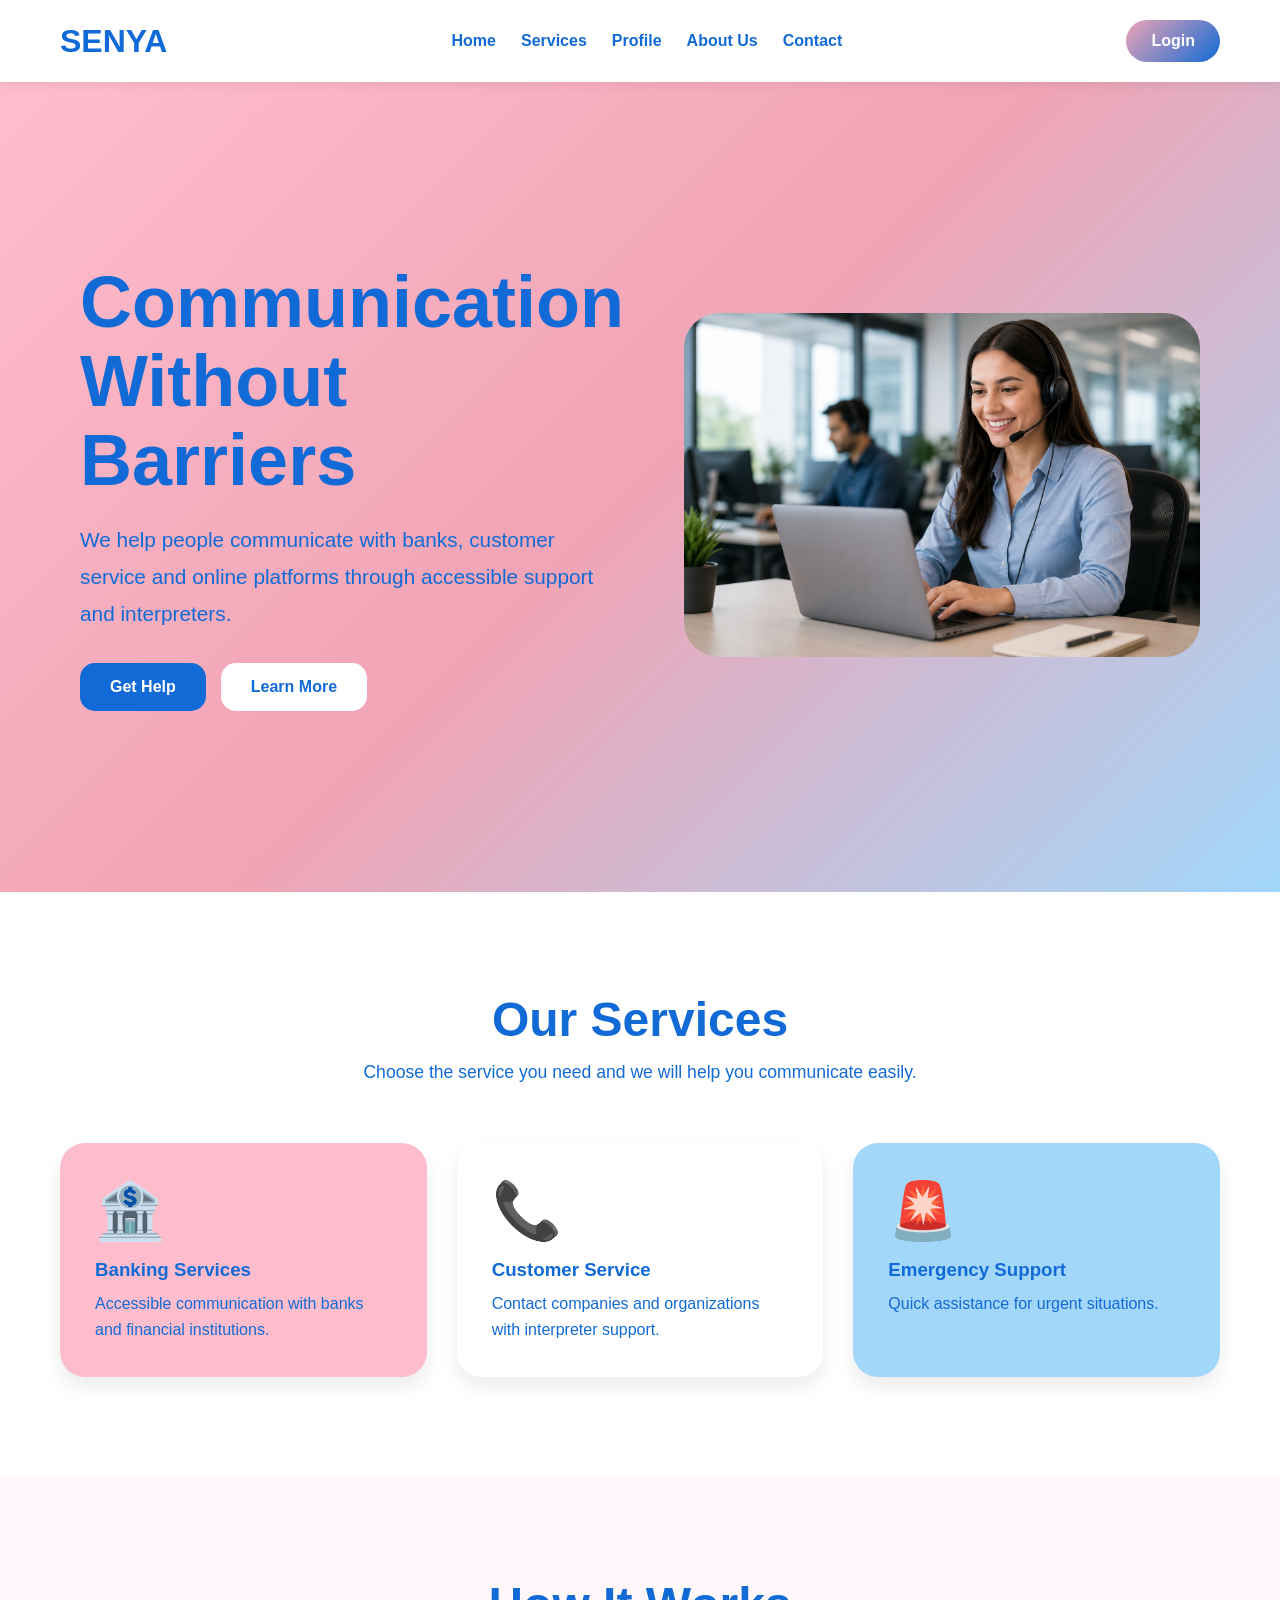
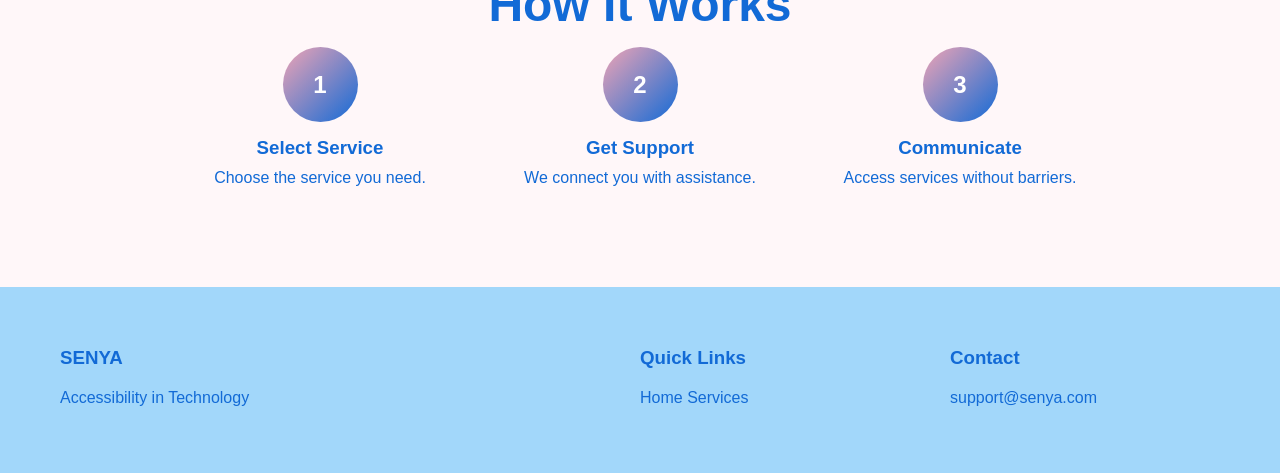
<file: Expo/Index.html>
<!DOCTYPE html>
<html lang="en">
<head>
<meta charset="UTF-8">
<meta name="viewport" content="width=device-width, initial-scale=1.0">
<title>SENYA - Accessibility In Technology</title>
<link rel="stylesheet" href="css/index.css">
</head>

<body>

<nav>
    <div class="logo">SENYA</div>

    <div class="menu">
        <a href="#">Home</a>
        <a href="#services">Services</a>
        <a href="#Profile">Profile</a>
        <a href="#About Us">About Us</a>
        <a href="#contact">Contact</a>
        
    </div>

    <a href="#" class="login-btn" onclick="openLogin()">Login</a>
</nav>

<section class="hero">

<div class="hero-text">

<h1>Communication Without Barriers</h1>

<p>
We help people communicate with banks, customer service and online platforms through accessible support and interpreters.
</p>

<div class="hero-buttons">
<a href="#services" class="primary">Get Help</a>
<a href="#how" class="secondary">Learn More</a>
</div>

</div>

<div class="hero-image">
    <img src="img/expo Image Jun 10, 2026, 09_31_40 PM.png" alt="Soporte al cliente">
</div>

</section>

<section class="services" id="services">

<h2 class="title">Our Services</h2>

<p class="subtitle">
Choose the service you need and we will help you communicate easily.
</p>

<div class="cards">

<div class="card">
<div class="icon">🏦</div>
<h3>Banking Services</h3>
<p>Accessible communication with banks and financial institutions.</p>
</div>

<div class="card">
<div class="icon">📞</div>
<h3>Customer Service</h3>
<p>Contact companies and organizations with interpreter support.</p>
</div>

<div class="card">
<div class="icon">🚨</div>
<h3>Emergency Support</h3>
<p>Quick assistance for urgent situations.</p>
</div>

</div>

</section>

<section class="how" id="how">

<h2 class="title">How It Works</h2>

<div class="steps">

<div class="step">
<div class="number">1</div>
<h3>Select Service</h3>
<p>Choose the service you need.</p>
</div>

<div class="step">
<div class="number">2</div>
<h3>Get Support</h3>
<p>We connect you with assistance.</p>
</div>

<div class="step">
<div class="number">3</div>
<h3>Communicate</h3>
<p>Access services without barriers.</p>
</div>

</div>

</section>

<footer id="contact">

<div class="footer-grid">

<div>
<h3>SENYA</h3>
<p>Accessibility in Technology</p>
</div>

<div>
<h3>Quick Links</h3>
<a href="#">Home</a>
<a href="#">Services</a>
</div>

<div>
<h3>Contact</h3>
<a href="#">support@senya.com</a>
</div>

</div>

</footer>

<div class="modal" id="loginModal">

<div class="modal-content">

<h2>Welcome Back</h2>

<input type="email" id="email" placeholder="Email">

<input type="password" id="password" placeholder="Password">

<button onclick="login()">Login</button>

<div id="message"></div>

</div>

</div>

<script>

function openLogin(){
    document.getElementById("loginModal").style.display="flex";
}

window.onclick = function(event){

    if(event.target == document.getElementById("loginModal")){
        document.getElementById("loginModal").style.display="none";
    }

}

function login(){

    let email =
    document.getElementById("email").value;

    let password =
    document.getElementById("password").value;

    if(email !== "" && password !== ""){

        document.querySelector(".login-btn").innerHTML =
        "👤 My Account";

        document.getElementById("loginModal").style.display =
        "none";

        document.getElementById("welcomeMessage")
        .classList.add("show");

        setTimeout(function(){

            document.getElementById("welcomeMessage")
            .classList.remove("show");

        },3000);

    }else{

        document.getElementById("message").innerHTML =
        "Please complete all fields.";

    }

}

</script>

<div id="welcomeMessage">
    ✓ Login Successful
</div>

</body>
</html>
</file>
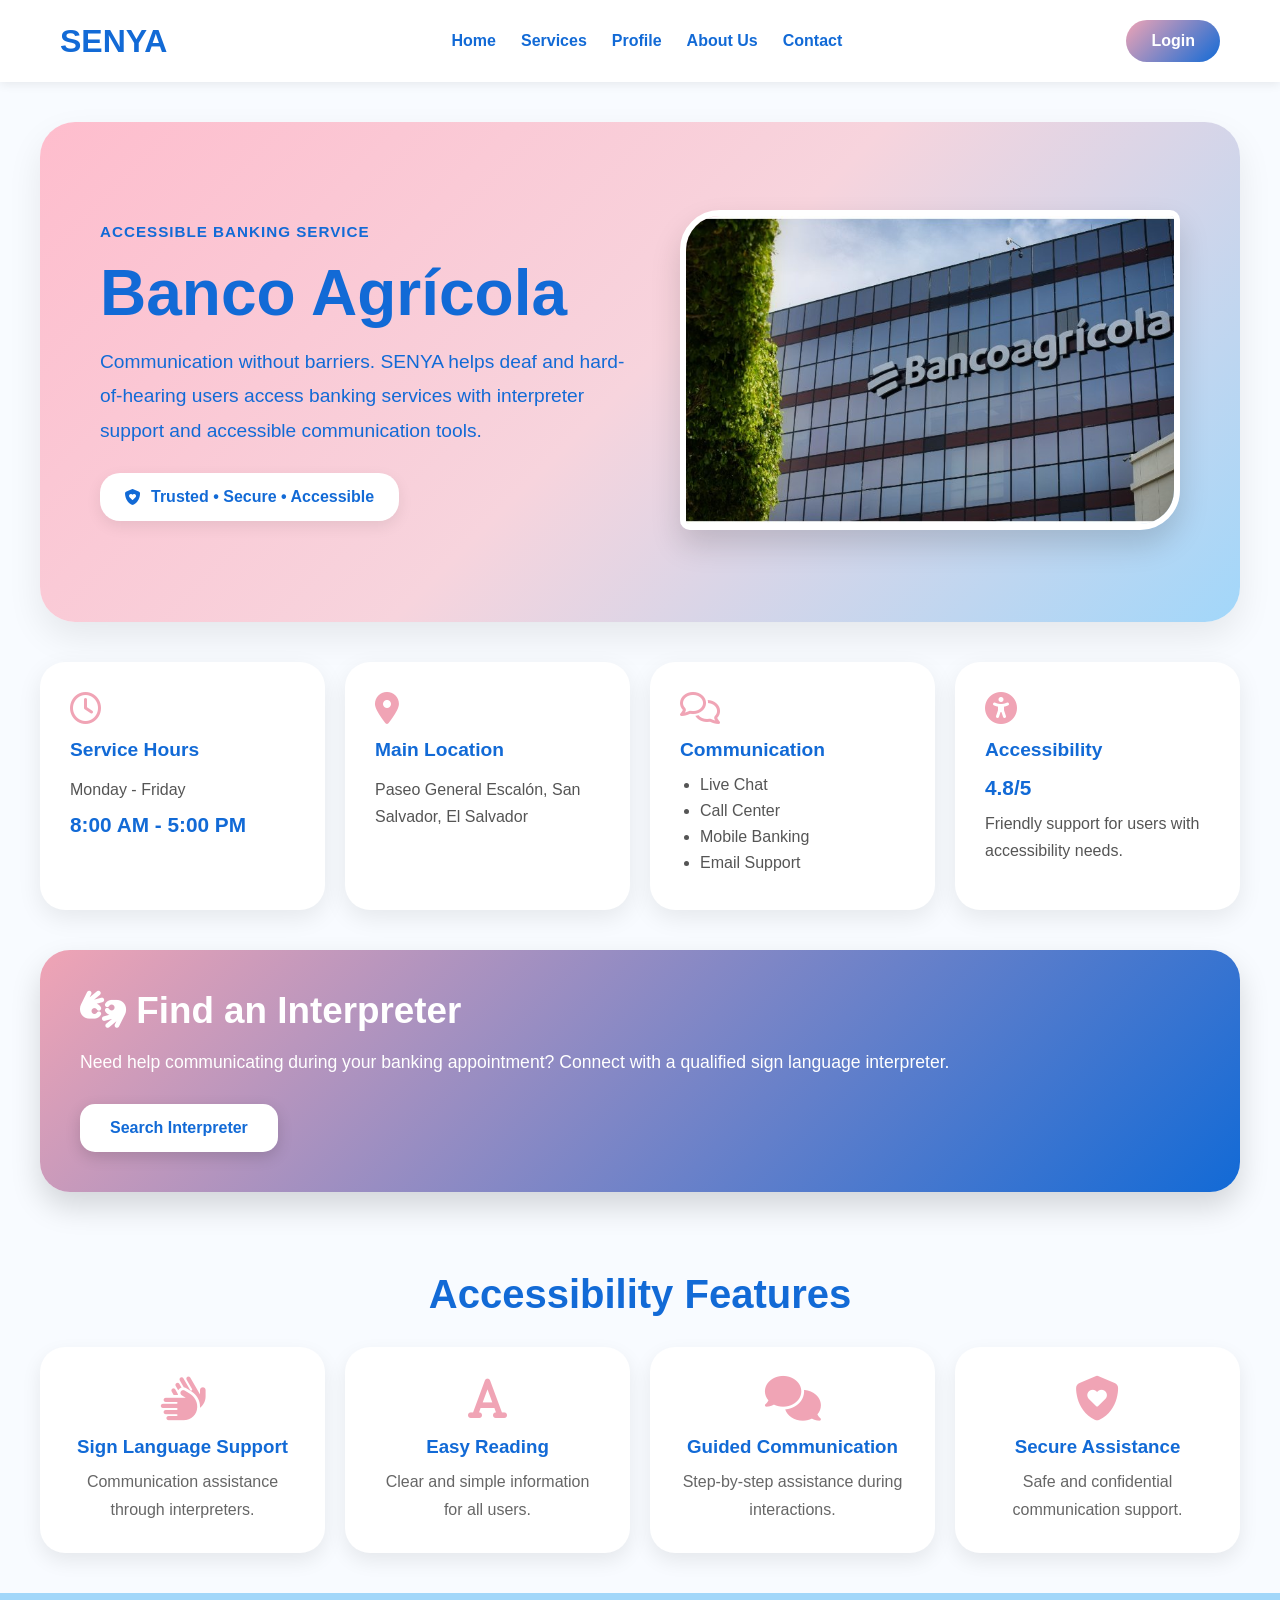
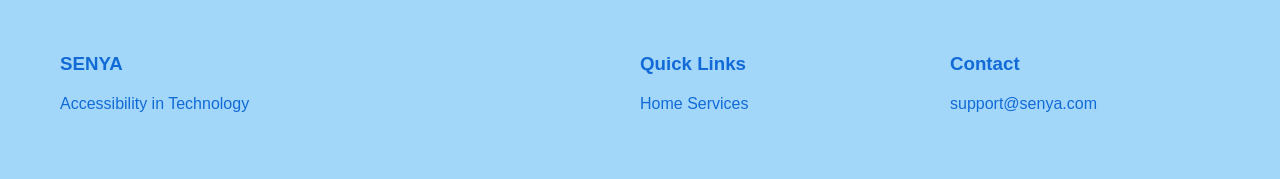
<file: Expo/bank.html>
<!DOCTYPE html>
<html lang="en">
<head>
<meta charset="UTF-8">
<meta name="viewport" content="width=device-width, initial-scale=1.0">

<title>Banco Agrícola | SENYA</title>

<link rel="stylesheet" href="css/bank.css">

<link rel="stylesheet"
href="https://cdnjs.cloudflare.com/ajax/libs/font-awesome/6.5.2/css/all.min.css">

</head>

<body>

<nav>

    <div class="logo">SENYA</div>

    <div class="menu">
        <a href="index.html">Home</a>
        <a href="#">Services</a>
        <a href="#">Profile</a>
        <a href="#">About Us</a>
        <a href="#">Contact</a>
    </div>

    <a href="#" class="login-btn">Login</a>

</nav>

<section class="hero-bank">

    <div class="hero-text">

        <span class="tag">
            ACCESSIBLE BANKING SERVICE
        </span>

        <h1>Banco Agrícola</h1>

        <p>
            Communication without barriers.
            SENYA helps deaf and hard-of-hearing users
            access banking services with interpreter support
            and accessible communication tools.
        </p>

        <div class="trust-box">

            <i class="fa-solid fa-shield-heart"></i>

            Trusted • Secure • Accessible

        </div>

    </div>

   <div class="hero-image">
    <img src="img/Banco-Agricola-2-WEB.jpg" alt="Banco Agrícola">
</div>

</section>

<section class="info-grid">

    <div class="info-card">

        <i class="fa-regular fa-clock"></i>

        <h3>Service Hours</h3>

        <p>Monday - Friday</p>

        <span>8:00 AM - 5:00 PM</span>

    </div>

    <div class="info-card">

        <i class="fa-solid fa-location-dot"></i>

        <h3>Main Location</h3>

        <p>
        Paseo General Escalón,
        San Salvador,
        El Salvador
        </p>

    </div>

    <div class="info-card">

        <i class="fa-regular fa-comments"></i>

        <h3>Communication</h3>

        <ul>
            <li>Live Chat</li>
            <li>Call Center</li>
            <li>Mobile Banking</li>
            <li>Email Support</li>
        </ul>

    </div>

    <div class="info-card">

        <i class="fa-solid fa-universal-access"></i>

        <h3>Accessibility</h3>

        <span class="rating">4.8/5</span>

        <p>
            Friendly support for users with accessibility needs.
        </p>

    </div>

</section>

<section class="interpreter-card">

    <div>

      <h2>
    <i class="fa-solid fa-hands-asl-interpreting"></i>
    Find an Interpreter
</h2>
        <p>
            Need help communicating during your banking appointment?
            Connect with a qualified sign language interpreter.
        </p>

        <a href="#" class="interpreter-btn">
            Search Interpreter
        </a>

    </div>

</section>

<section class="features">

    <h2>Accessibility Features</h2>

    <div class="features-grid">

        <div class="feature-card">

            <i class="fa-solid fa-hands"></i>

            <h3>Sign Language Support</h3>

            <p>
                Communication assistance through interpreters.
            </p>

        </div>

        <div class="feature-card">

            <i class="fa-solid fa-font"></i>

            <h3>Easy Reading</h3>

            <p>
                Clear and simple information for all users.
            </p>

        </div>

        <div class="feature-card">

            <i class="fa-solid fa-comments"></i>

            <h3>Guided Communication</h3>

            <p>
                Step-by-step assistance during interactions.
            </p>

        </div>

        <div class="feature-card">

            <i class="fa-solid fa-shield-heart"></i>

            <h3>Secure Assistance</h3>

            <p>
                Safe and confidential communication support.
            </p>

        </div>

    </div>

</section>


<footer id="contact">

<div class="footer-grid">

<div>
<h3>SENYA</h3>
<p>Accessibility in Technology</p>
</div>

<div>
<h3>Quick Links</h3>
<a href="#">Home</a>
<a href="#">Services</a>
</div>

<div>
<h3>Contact</h3>
<a href="#">support@senya.com</a>
</div>

</div>

</footer>

</body>
</html>
</file>
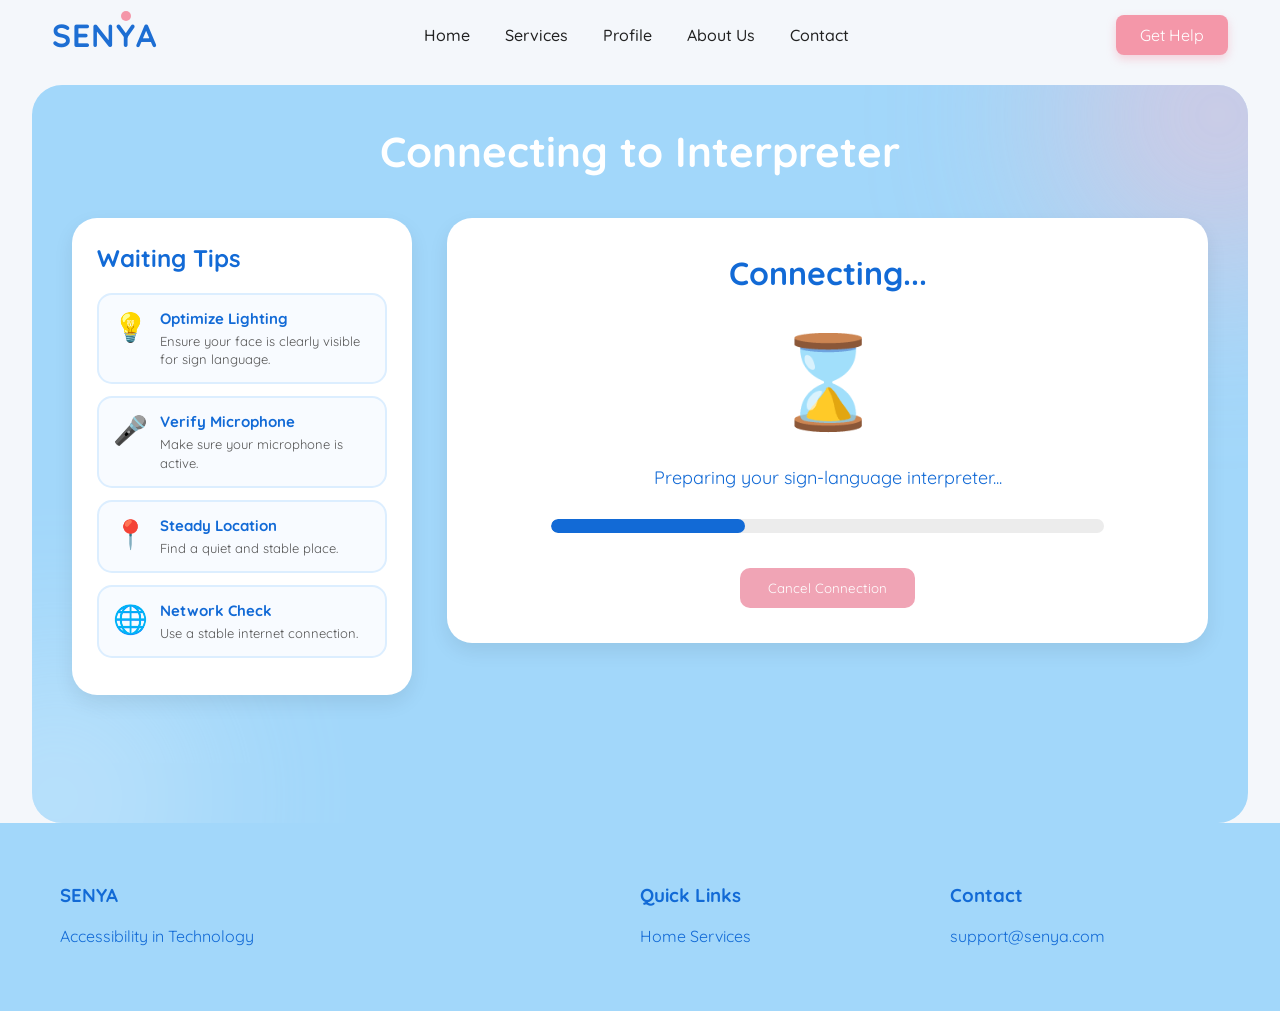
<file: Expo/espera.html>
<!DOCTYPE html>
<html lang="en">
<head>
    <meta charset="UTF-8">
    <meta name="viewport" content="width=device-width, initial-scale=1.0">
    <title>SENYA | Connecting</title>

    <link rel="stylesheet" href="espera.css">

    <link href="https://fonts.googleapis.com/css2?family=Quicksand:wght@400;500;700&display=swap" rel="stylesheet">
</head>

<body>

    <!-- NAVBAR -->

    <header>
        <div class="logo">
            SEN<span class="logo-y">Y</span>A
        </div>

        <nav>
            <a href="index.html">Home</a>
            <a href="servicios1.html">Services</a>
            <a href="profile.html">Profile</a>
            <a href="about.html">About Us</a>
            <a href="soporte.html">Contact</a>
        </nav>

        <button class="btn-help">
            Get Help
        </button>
    </header>

    <!-- CONTENIDO -->

    <main class="waiting-container">

        <h1>Connecting to Interpreter</h1>

        <div class="waiting-content">

            <!-- WAITING TIPS -->

            <div class="tips-card">              

                <h2>Waiting Tips</h2>

                <div class="tip-box">

                    <div class="tip-icon">💡</div>

                    <div>
                        <h3>Optimize Lighting</h3>
                        <p>
                            Ensure your face is clearly visible for sign language.
                        </p>
                    </div>

                </div>

                <div class="tip-box">

                    <div class="tip-icon">🎤</div>

                    <div>
                        <h3>Verify Microphone</h3>
                        <p>
                            Make sure your microphone is active.
                        </p>
                    </div>

                </div>

                <div class="tip-box">

                    <div class="tip-icon">📍</div>

                    <div>
                        <h3>Steady Location</h3>
                        <p>
                            Find a quiet and stable place.
                        </p>
                    </div>

                </div>

                <div class="tip-box">

                    <div class="tip-icon">🌐</div>

                    <div>
                        <h3>Network Check</h3>
                        <p>
                            Use a stable internet connection.
                        </p>
                    </div>

                </div>

            </div>

            <!-- CONNECTING -->

            <div class="connecting-card">

                <h2>Connecting...</h2>

                <div class="hourglass">
                    ⌛
                </div>

                <p class="status-text">
                    Preparing your sign-language interpreter...
                </p>

                <div class="progress-bar">
                    <div class="progress-fill"></div>
                </div>

                <button class="cancel-btn">
                    <a id=link href="index.html"> Cancel Connection </a>
                </button>

            </div>

        </div>

    </main>

    <footer id="contact">

<div class="footer-grid">

<div>
<h3>SENYA</h3>
<p>Accessibility in Technology</p>
</div>

<div>
<h3>Quick Links</h3>
<a href="#">Home</a>
<a href="#">Services</a>
</div>

<div>
<h3>Contact</h3>
<a href="#">support@senya.com</a>
</div>

</div>

</footer>

</body>
</html>
</file>
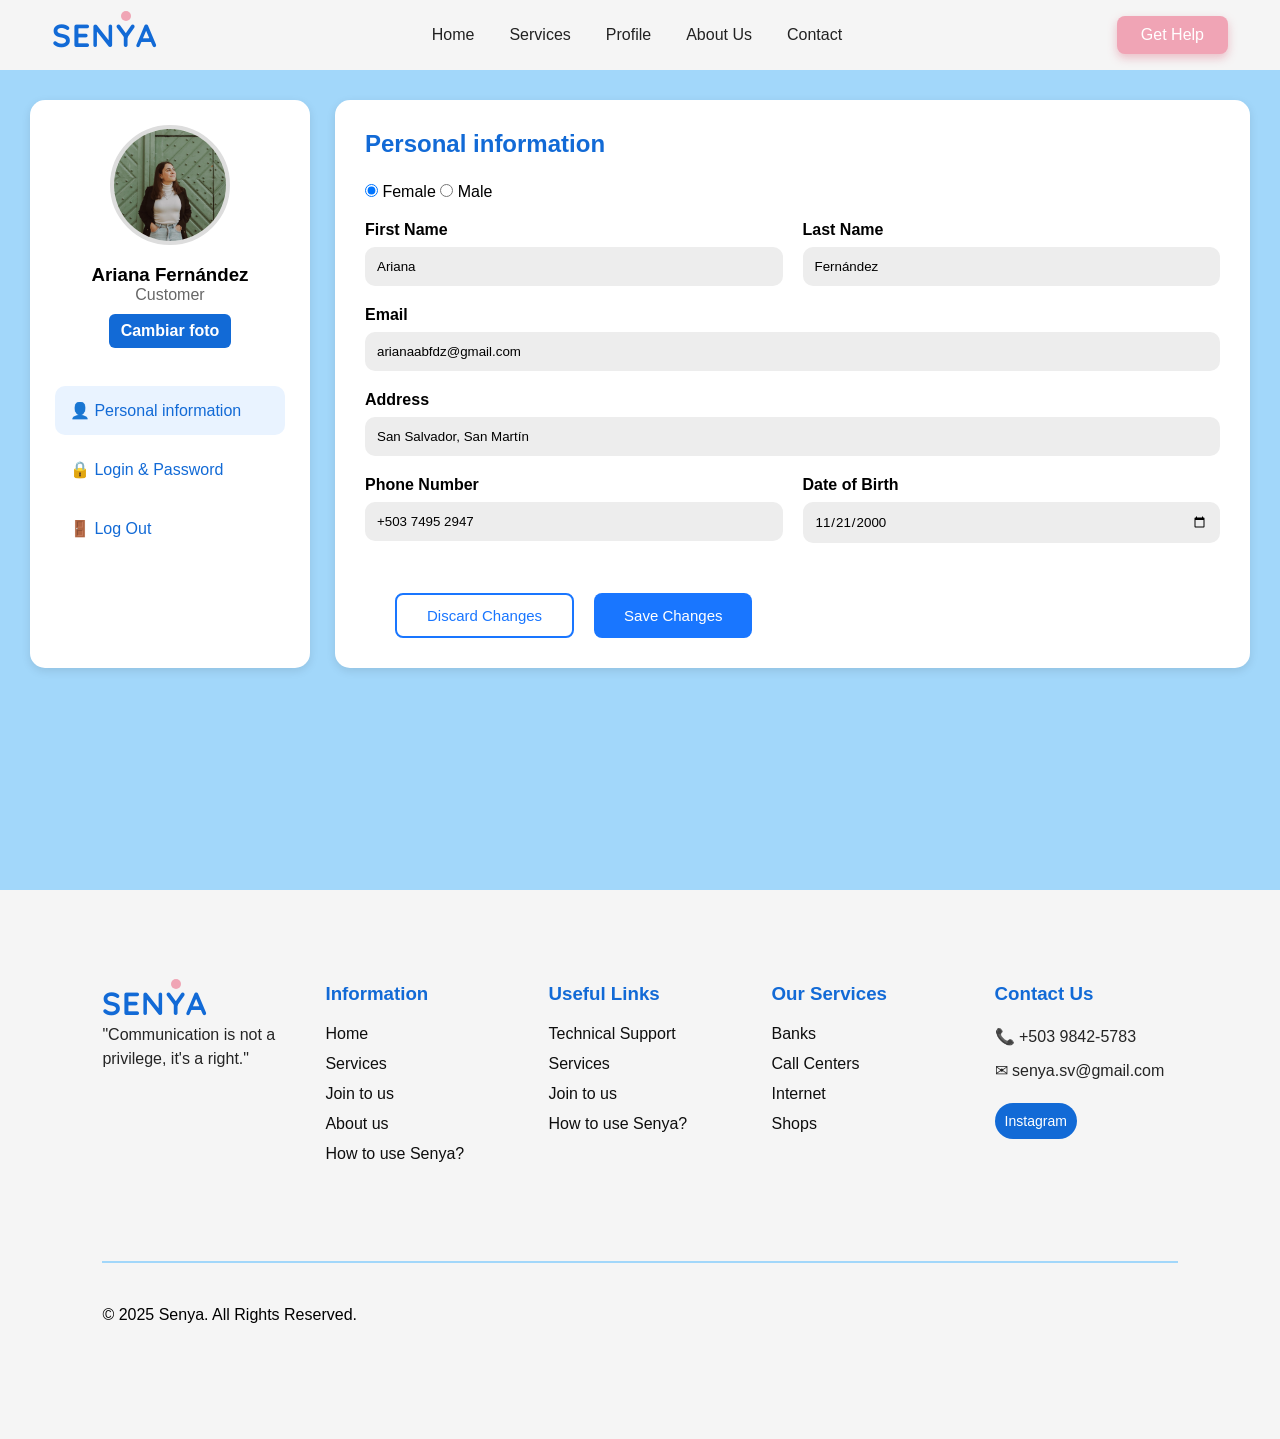
<file: Expo/profile.html>
<!DOCTYPE html>
<html lang="es">
<head>
    <meta charset="UTF-8">
    <meta name="viewport" content="width=device-width, initial-scale=1.0">
    <title>Perfil - SENYA</title>
    <link rel="stylesheet" href="profile.css">
    <!--Importación de fuentes e iconos-->
    <link href="https://fonts.googleapis.com/css2?family=Poppins:wght@400;500;600;700&display=swap" rel="stylesheet">
    <link rel="stylesheet" href="https://cdnjs.cloudflare.com/ajax/libs/font-awesome/6.4.0/css/all.min.css">
</head>
<body>
    <header>
        <div class="logo" role="img" aria-label="SENYA Logo">
            SEN<span class="logo-y">Y</span>A
        </div>
        <nav aria-label="Menú principal">
            <a href="index.html">Home</a>
            <a href="servicios1.html">Services</a>
            <a href="profile.html">Profile</a>
            <a href="about.html">About Us</a>
            <a href="soporte.html">Contact</a>
        </nav>
        <button class="btn-help" aria-label="Obtener ayuda y soporte técnico">Get Help</button>
    </header>

    <!--Main container-->
<div class="container">
    <div class="profile-container">
        <div class="sidebar">
            <div class="profile-pic">
                <img id="previewImage" src="img/random.jpg"alt="Foto">
                <h3 id="displayName"> Ariana Fernández </h3>
                <p>Customer</p>

                <div class="upload-btn">
                    <input type="file" id="imageUpload" accept="image/*">
                    <label for="imageUpload"> Cambiar foto </label>
                </div>
            </div>

            <div class="menu">
                <a href="#" class="active">👤 Personal information</a>
                <a href="#">🔒 Login & Password</a>
                <a href="#">🚪 Log Out</a>
            </div>
        </div>

    <!--Formulario-->
        <div class="profile-card">
            <h2>Personal information</h2>
                <div class="gender">
                    <input type="radio" name="gender" checked> Female
                    <input type="radio" name="gender"> Male
                </div>

                <div class="form-grid">
                    <div class="form-group">
                        <label>First Name</label>
                        <input type="text" id="firstName">
                    </div>

                    <div class="form-group">
                        <label>Last Name</label>
                        <input type="text" id="lastName">
                    </div>

                    <div class="form-group full">
                        <label>Email</label>
                        <input type="email" id="email">
                    </div>

                    <div class="form-group full">
                        <label>Address</label>
                        <input type="text" id="address">
                    </div>                
                    <div class="form-group">
                        <label>Phone Number</label>
                        <input type="text" id="phone">
                    </div>
                    <div class="form-group">
                        <label>Date of Birth</label>
                        <input type="date" id="birth">
                    </div>
                    <div class="buttons">
                        <button class="discard" onclick="resetData()">
                        Discard Changes
                    </button>

<button class="save" onclick="saveData()">
    Save Changes
</button>
</div>
    </div>
        </div>
            </div>
                </div>

<!--Footer-->
<footer class="footer">
    <div class="footer-container">
        <div class="footer-column">
            <div class="logo" role="img" aria-label="SENYA Logo">
                SEN<span class="logo-y">Y</span>A
        </div>
            <p>"Communication is not a privilege, it's a right."</p>
        </div>
        <div class="footer-column">
            <h3>Information</h3>
            <ul>
                <li><a href="#">Home</a></li>
                <li><a href="#">Services</a></li>
                <li><a href="#">Join to us</a></li>
                <li><a href="#">About us</a></li>
                <li><a href="#">How to use Senya?</a></li>
            </ul>
        </div>
        <div class="footer-column">
            <h3>Useful Links</h3>
            <ul>
                <li><a href="#">Technical Support</a></li>
                <li><a href="#">Services</a></li>
                <li><a href="#">Join to us</a></li>
                <li><a href="#">How to use Senya?</a></li>
            </ul>
        </div>
        <div class="footer-column">
            <h3>Our Services</h3>
            <ul>
                <li><a href="#">Banks</a></li>
                <li><a href="#">Call Centers</a></li>
                <li><a href="#">Internet</a></li>
                <li><a href="#">Shops</a></li>
            </ul>
        </div>
        <div class="footer-column">
            <h3>Contact Us</h3>
            <p>📞 +503 9842-5783</p>
            <p>✉ senya.sv@gmail.com</p>
            <div class="socials">
                <a href="#">Instagram</a>
            </div>
        </div>
    </div>
    <hr>
    <div class="footer-bottom">
        <p>© 2025 Senya. All Rights Reserved.</p>
    </div>
</footer>

<script>

/* DATOS INICIALES */

const defaultData = {

firstName:"Ariana",
lastName:"Fernández",
email:"arianaabfdz@gmail.com",
address:"San Salvador, San Martín",
phone:"+503 7495 2947",
birth:"2000-11-21"

};

/* CARGAR */

function loadData(){

const user =
JSON.parse(localStorage.getItem("userProfile"))
|| defaultData;

firstName.value=user.firstName;
lastName.value=user.lastName;
email.value=user.email;
address.value=user.address;
phone.value=user.phone;
birth.value=user.birth;

displayName.textContent=
user.firstName + " " + user.lastName;

}

/* GUARDAR */

function saveData(){

const user={

firstName:firstName.value,
lastName:lastName.value,
email:email.value,
address:address.value,
phone:phone.value,
birth:birth.value

};

localStorage.setItem(
"userProfile",
JSON.stringify(user)
);

displayName.textContent =
user.firstName + " " + user.lastName;

alert("Cambios guardados correctamente");

}

/* RESETEAR */

function resetData(){

localStorage.removeItem("userProfile");
loadData();

alert("Datos restaurados");

}

/* FOTO */

imageUpload.addEventListener("change",function(){

const file=this.files[0];

if(file){

const reader=new FileReader();

reader.onload=function(e){

previewImage.src=e.target.result;

localStorage.setItem(
"profileImage",
e.target.result
);

}

reader.readAsDataURL(file);

}

});

window.onload=()=>{

loadData();

const savedImage=
localStorage.getItem("profileImage");

if(savedImage){

previewImage.src=savedImage;

}

};

</script>

</body>
</html>
</file>
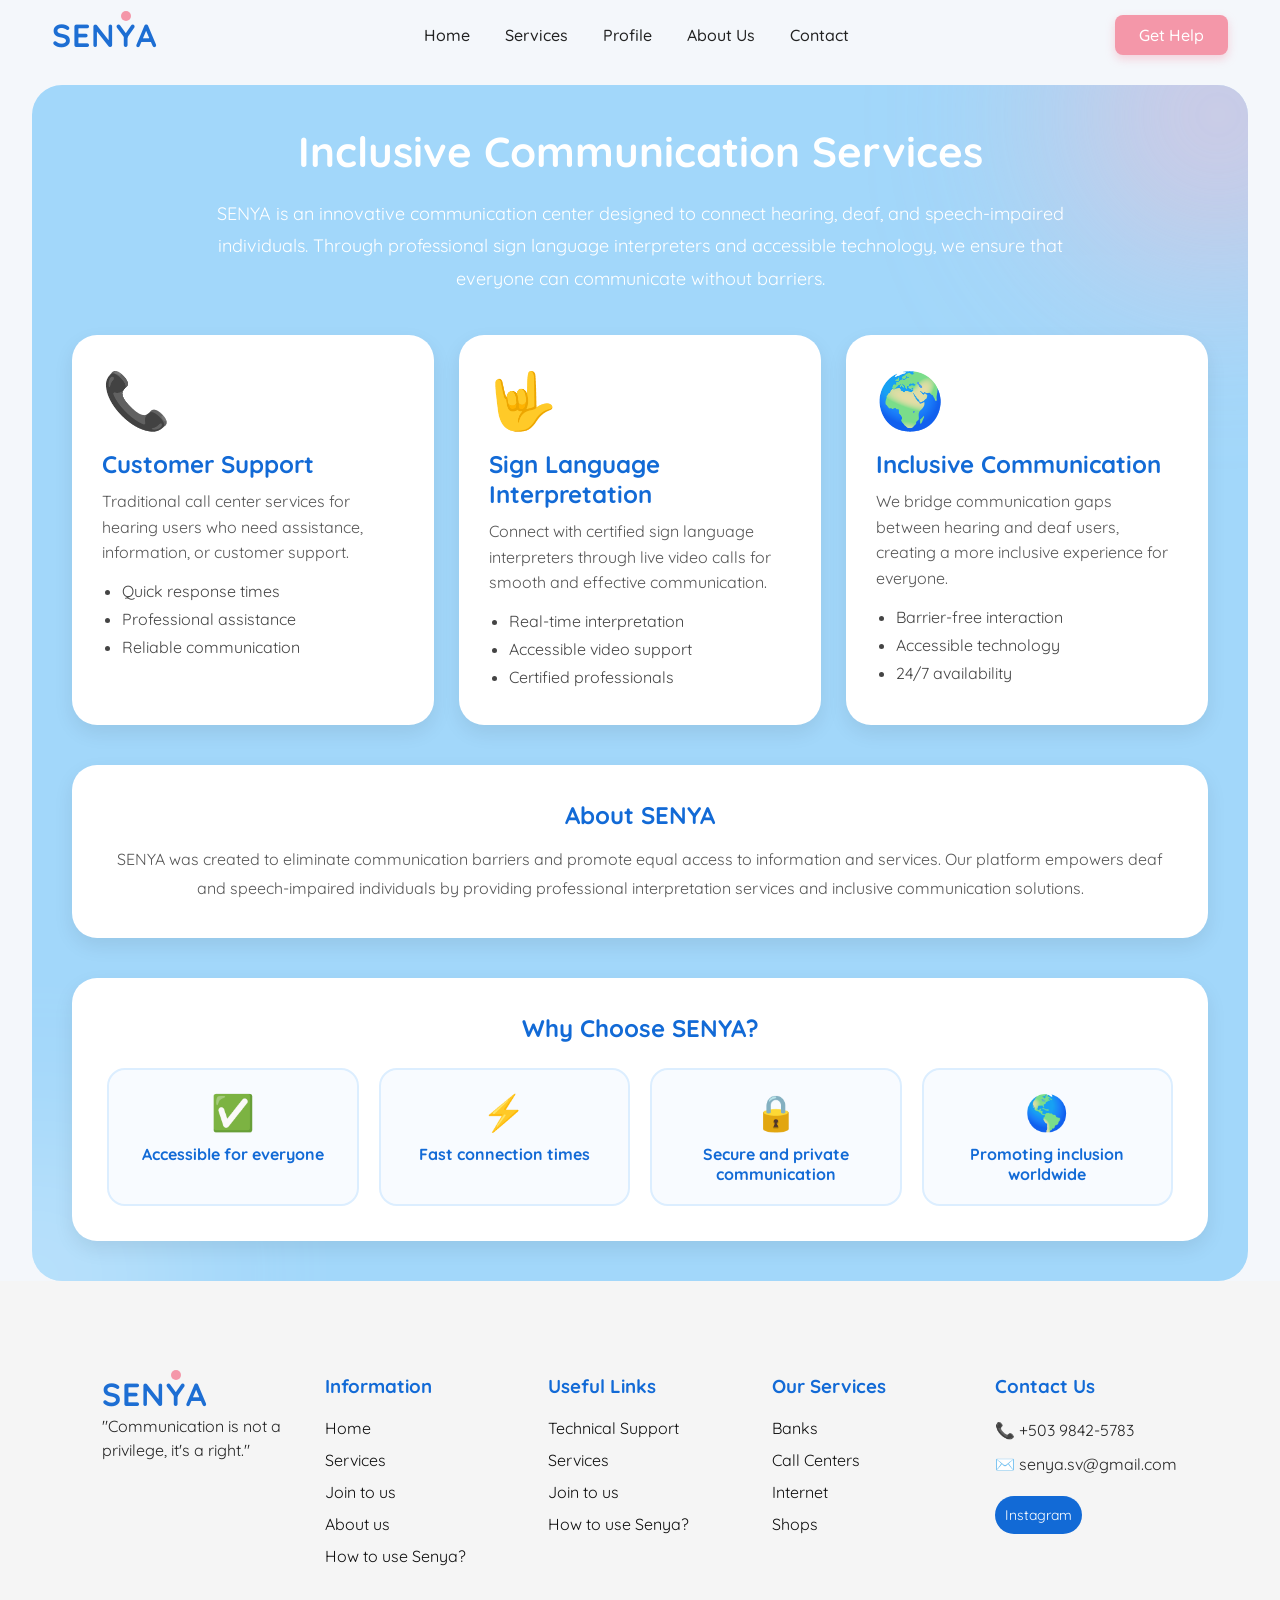
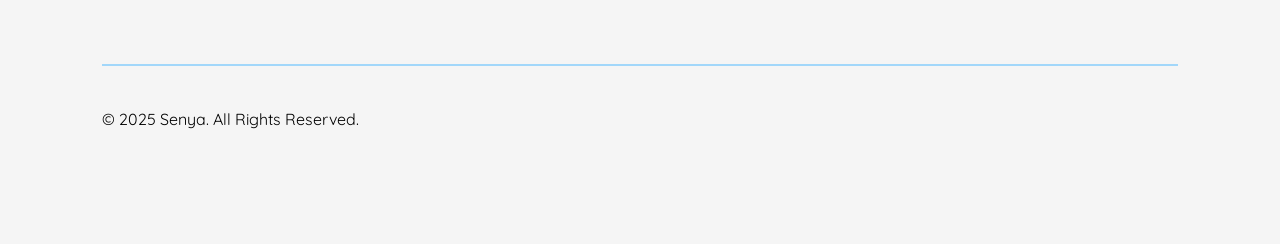
<file: Expo/servicios.html>
<!DOCTYPE html>
<html lang="en">
<head>
    <meta charset="UTF-8">
    <meta name="viewport" content="width=device-width, initial-scale=1.0">
    <title>SENYA | Services</title>

    <link rel="stylesheet" href="servicios.css">

    <link href="https://fonts.googleapis.com/css2?family=Quicksand:wght@400;500;700&display=swap" rel="stylesheet">
</head>

<body>

    <!-- HEADER -->

<header>
        <div class="logo" role="img" aria-label="SENYA Logo">
            SEN<span class="logo-y">Y</span>A
        </div>
        <nav aria-label="Menú principal">
            <a href="index.html">Home</a>
            <a href="servicios1.html">Services</a>
            <a href="profile.html">Profile</a>
            <a href="about.html">About Us</a>
            <a href="soporte.html">Contact</a>
        </nav>
        <button class="btn-help" aria-label="Obtener ayuda y soporte técnico">Get Help</button>
    </header>

    <!-- MAIN  -->

    <main class="services-container">

        <h1>Inclusive Communication Services</h1>

        <p class="intro-text">
            SENYA is an innovative communication center designed to connect hearing,
            deaf, and speech-impaired individuals. Through professional sign language
            interpreters and accessible technology, we ensure that everyone can
            communicate without barriers.
        </p>

        <!-- SERVICES -->

        <section class="services-grid">

            <article class="service-card">

                <div class="service-icon">📞</div>

                <h2>Customer Support</h2>

                <p>
                    Traditional call center services for hearing users who need
                    assistance, information, or customer support.
                </p>

                <ul>
                    <li>Quick response times</li>
                    <li>Professional assistance</li>
                    <li>Reliable communication</li>
                </ul>

            </article>

            <article class="service-card">

                <div class="service-icon">🤟</div>

                <h2>Sign Language Interpretation</h2>

                <p>
                    Connect with certified sign language interpreters through
                    live video calls for smooth and effective communication.
                </p>

                <ul>
                    <li>Real-time interpretation</li>
                    <li>Accessible video support</li>
                    <li>Certified professionals</li>
                </ul>

            </article>

            <article class="service-card">

                <div class="service-icon">🌍</div>

                <h2>Inclusive Communication</h2>

                <p>
                    We bridge communication gaps between hearing and deaf users,
                    creating a more inclusive experience for everyone.
                </p>

                <ul>
                    <li>Barrier-free interaction</li>
                    <li>Accessible technology</li>
                    <li>24/7 availability</li>
                </ul>

            </article>

        </section>

        <!-- ABOUT -->

        <section class="about-card">

            <h2>About SENYA</h2>

            <p>
                SENYA was created to eliminate communication barriers and promote
                equal access to information and services. Our platform empowers
                deaf and speech-impaired individuals by providing professional
                interpretation services and inclusive communication solutions.
            </p>

        </section>

        <!-- BENEFITS -->

        <section class="benefits-card">

            <h2>Why Choose SENYA?</h2>

            <div class="benefits-grid">

                <div class="benefit-item">
                    <span>✅</span>
                    <p>Accessible for everyone</p>
                </div>

                <div class="benefit-item">
                    <span>⚡</span>
                    <p>Fast connection times</p>
                </div>

                <div class="benefit-item">
                    <span>🔒</span>
                    <p>Secure and private communication</p>
                </div>

                <div class="benefit-item">
                    <span>🌎</span>
                    <p>Promoting inclusion worldwide</p>
                </div>

            </div>

        </section>

    </main>
<!--Footer-->
<footer class="footer">
    <div class="footer-container">
        <div class="footer-column">
            <div class="logo" role="img" aria-label="SENYA Logo">
                SEN<span class="logo-y">Y</span>A
        </div>
            <p>"Communication is not a privilege, it's a right."</p>
        </div>
        <div class="footer-column">
            <h3>Information</h3>
            <ul>
                <li><a href="#">Home</a></li>
                <li><a href="#">Services</a></li>
                <li><a href="#">Join to us</a></li>
                <li><a href="#">About us</a></li>
                <li><a href="#">How to use Senya?</a></li>
            </ul>
        </div>
        <div class="footer-column">
            <h3>Useful Links</h3>
            <ul>
                <li><a href="#">Technical Support</a></li>
                <li><a href="#">Services</a></li>
                <li><a href="#">Join to us</a></li>
                <li><a href="#">How to use Senya?</a></li>
            </ul>
        </div>
        <div class="footer-column">
            <h3>Our Services</h3>
            <ul>
                <li><a href="#">Banks</a></li>
                <li><a href="#">Call Centers</a></li>
                <li><a href="#">Internet</a></li>
                <li><a href="#">Shops</a></li>
            </ul>
        </div>
        <div class="footer-column">
            <h3>Contact Us</h3>
            <p>📞 +503 9842-5783</p>
            <p>✉️ senya.sv@gmail.com</p>
            <div class="socials">
                <a href="#">Instagram</a>
            </div>
        </div>
    </div>
    <hr>
    <div class="footer-bottom">
        <p>© 2025 Senya. All Rights Reserved.</p>
    </div>
</footer>

</body>
</html>
</file>
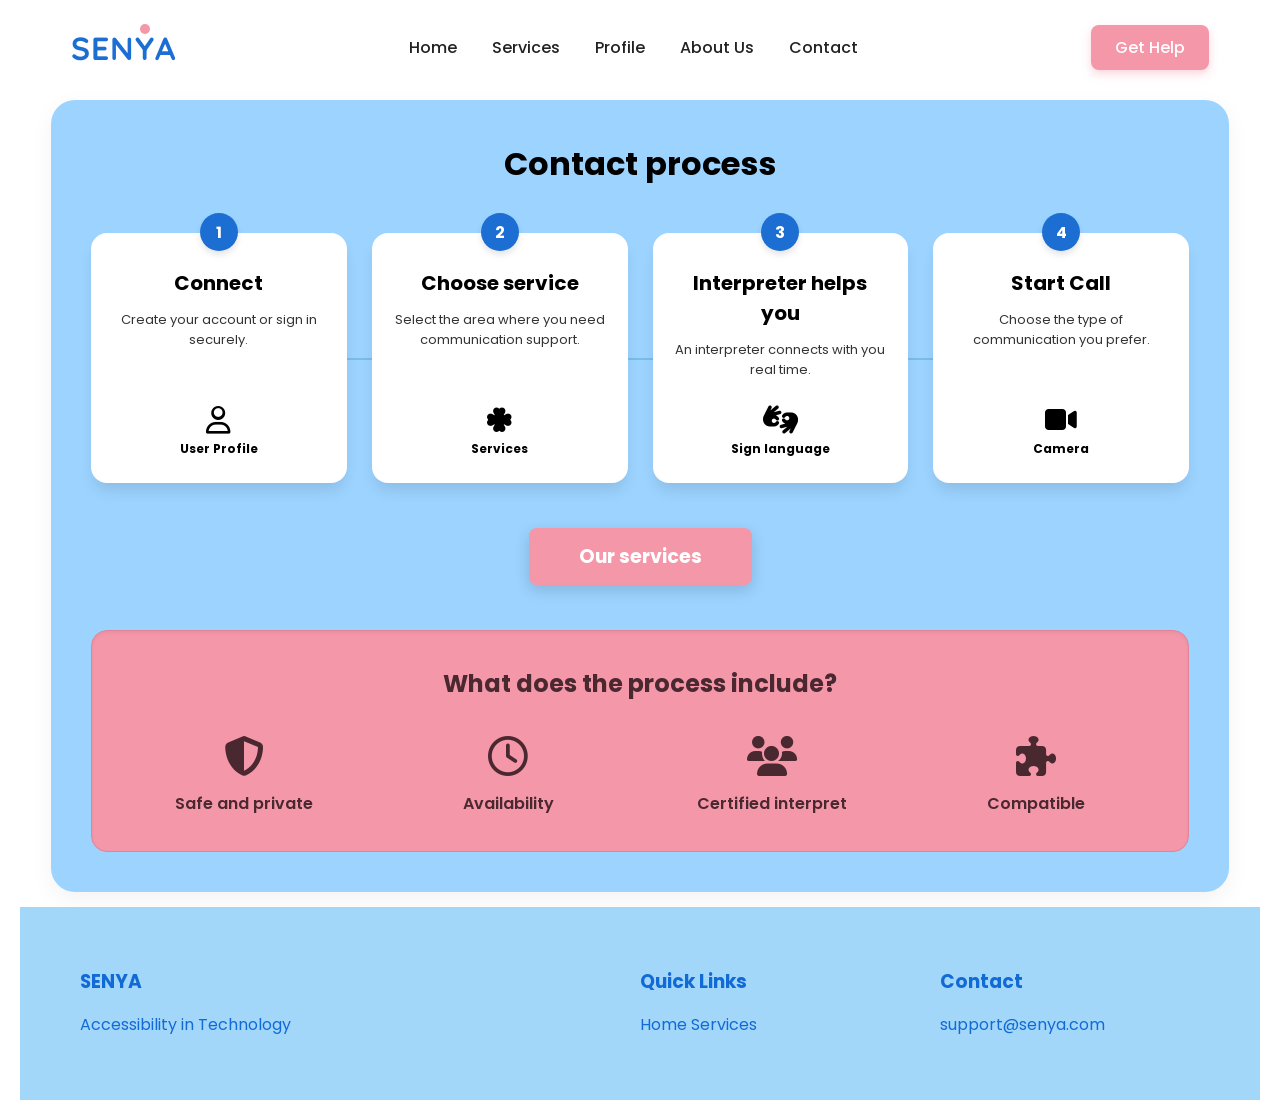
<file: Expo/servicios1.html>
<!DOCTYPE html>
<html lang="es">
<head>
    <meta charset="UTF-8">
    <meta name="viewport" content="width=device-width, initial-scale=1.0">
    <title>SENYA - Services Accessible</title>
    <!-- Vinculación del archivo CSS externo -->
    <link rel="stylesheet" href="servicios1.css">
    <!-- Importación de fuentes e iconos -->
    <link href="https://fonts.googleapis.com/css2?family=Poppins:wght@400;500;600;700&display=swap" rel="stylesheet">
    <link rel="stylesheet" href="https://cdnjs.cloudflare.com/ajax/libs/font-awesome/6.4.0/css/all.min.css">
</head>
<body>

    <!-- MENÚ DE NAVEGACIÓN -->
    <header>
        <div class="logo" role="img" aria-label="SENYA Logo">
            SEN<span class="logo-y">Y</span>A
        </div>
        <nav aria-label="Menú principal">
            <a href="index.html">Home</a>
            <a href="servicios1.html">Services</a>
            <a href="profile.html">Profile</a>
            <a href="about.html">About Us</a>
            <a href="soporte.html">Contact</a>
        </nav>
        <button class="btn-help" aria-label="Obtener ayuda y soporte técnico">Get Help</button>
    </header>

    <!-- CONTENEDOR PRINCIPAL AZUL -->
    <main class="main-container">
        <h2 class="main-title">Contact process</h2>

        <!-- PASOS DEL PROCESO -->
        <div class="process-steps" role="list">
            
            <!-- Tarjeta 1 (Foco teclado simulado de la imagen) -->
            <div class="step-card" role="listitem" tabindex="0">
                <div class="step-number" aria-label="Paso 1">1</div>
                <h3>Connect</h3>
                <p>Create your account or sign in securely.</p>
                <div class="step-icon-container">
                    <i class="fa-regular fa-user" aria-hidden="true"></i>
                    <span class="icon-label">User Profile</span>
                </div>
            </div>

            <!-- Tarjeta 2 -->
            <div class="step-card" role="listitem" tabindex="0">
                <div class="step-number" aria-label="Paso 2">2</div>
                <h3>Choose service</h3>
                <p>Select the area where you need communication support.</p>
                <div class="step-icon-container">
                    <i class="fa-solid fa-clover" aria-hidden="true"></i>
                    <span class="icon-label">Services</span>
                </div>
            </div>

            <!-- Tarjeta 3 -->
            <div class="step-card" role="listitem" tabindex="0">
                <div class="step-number" aria-label="Paso 3">3</div>
                <h3>Interpreter helps you</h3>
                <p>An interpreter connects with you real time.</p>
                <div class="step-icon-container">
                    <i class="fa-solid fa-hands-asl-interpreting" aria-hidden="true"></i>
                    <span class="icon-label">Sign language</span>
                </div>
            </div>

            <!-- Tarjeta 4 -->
            <div class="step-card" role="listitem" tabindex="0">
                <div class="step-number" aria-label="Paso 4">4</div>
                <h3>Start Call</h3>
                <p>Choose the type of communication you prefer.</p>
                <div class="step-icon-container">
                    <i class="fa-solid fa-video" aria-hidden="true"></i>
                    <span class="icon-label">Camera</span>
                </div>
            </div>

        </div>

        <!-- BOTÓN NUESTROS SERVICIOS -->
        <button class="btn-services">
        <a id="link" href="servicios.html"> Our services </a>
        </button>

        <!-- SECCIÓN DE QUÉ INCLUYE (CON MEJOR CONTRASTE) -->
        <section class="includes-box" aria-labelledby="includes-heading">
            <h3 id="includes-heading" class="includes-title">What does the process include?</h3>
            
            <div class="features-grid">
                <div class="feature-item">
                    <i class="fa-solid fa-shield-halved" aria-hidden="true"></i>
                    <span>Safe and private</span>
                </div>
                <div class="feature-item">
                    <i class="fa-regular fa-clock" aria-hidden="true"></i>
                    <span>Availability</span>
                </div>
                <div class="feature-item">
                    <i class="fa-solid fa-users" aria-hidden="true"></i>
                    <span>Certified interpret</span>
                </div>
                <div class="feature-item">
                    <i class="fa-solid fa-puzzle-piece" aria-hidden="true"></i>
                    <span>Compatible</span>
                </div>
            </div>
        </section>

    </main>

    <footer id="contact">

<div class="footer-grid">

<div>
<h3>SENYA</h3>
<p>Accessibility in Technology</p>
</div>

<div>
<h3>Quick Links</h3>
<a href="#">Home</a>
<a href="#">Services</a>
</div>

<div>
<h3>Contact</h3>
<a href="#">support@senya.com</a>
</div>

</div>

</footer>

</body>
</html>
</file>
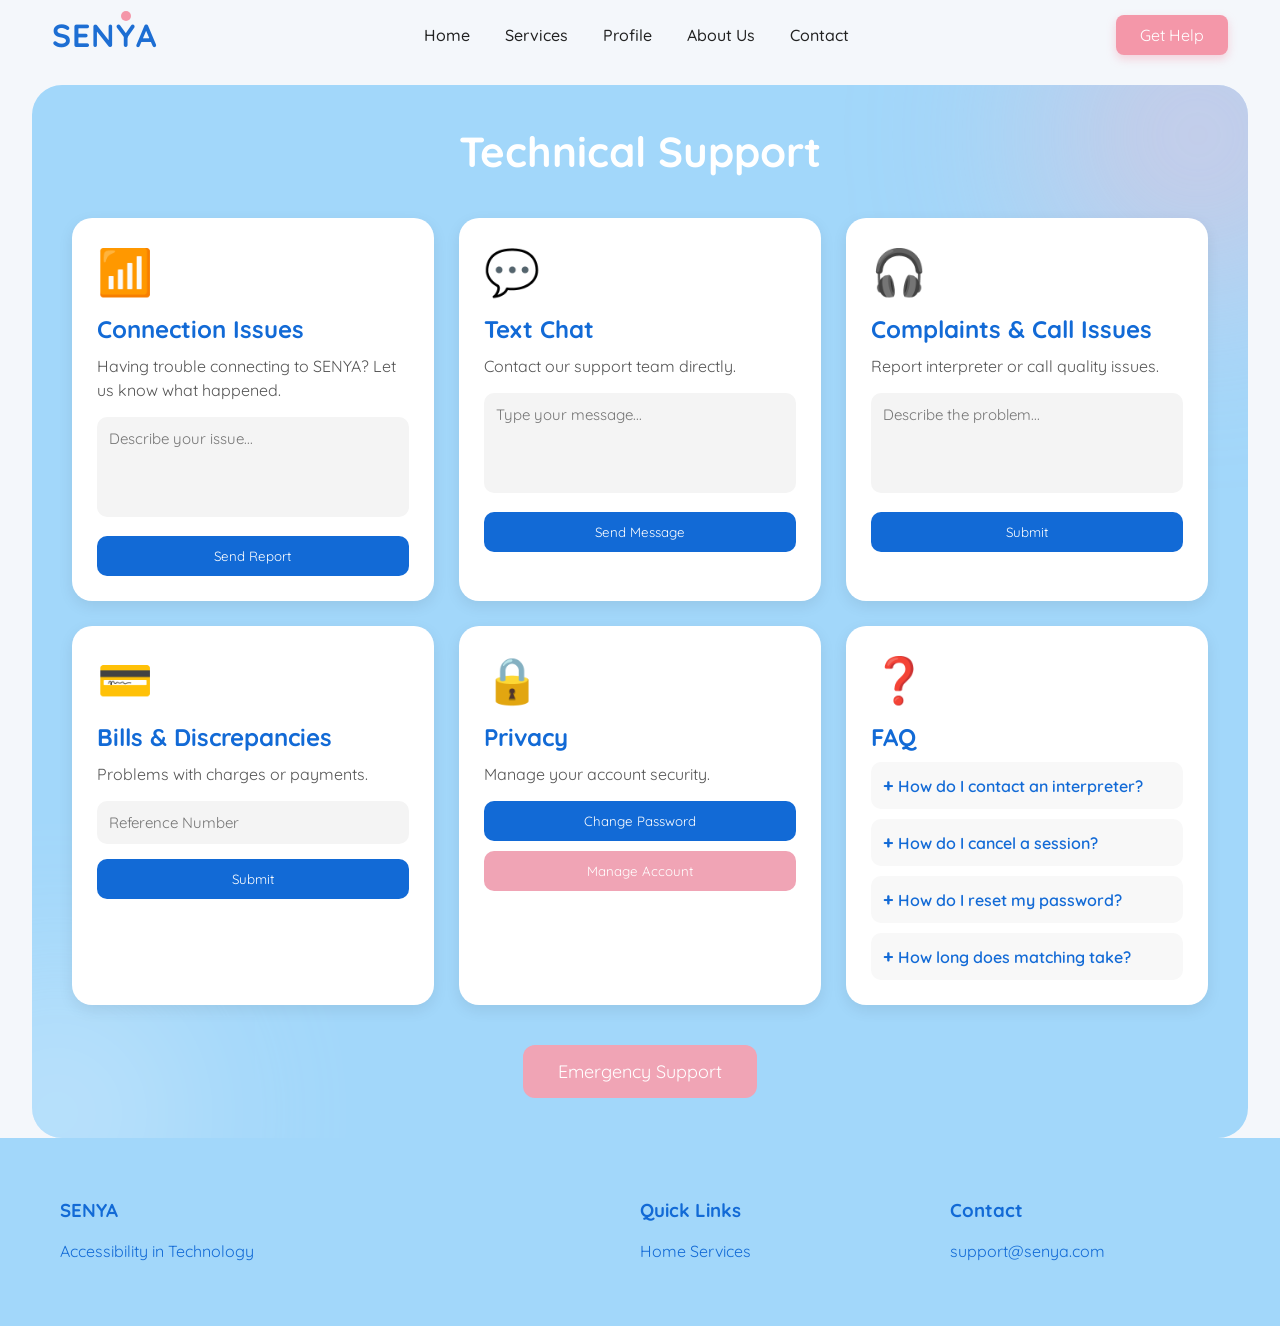
<file: Expo/soporte.html>
<!DOCTYPE html>
<html lang="en">
<head>
    <meta charset="UTF-8">
    <meta name="viewport" content="width=device-width, initial-scale=1.0">
    <title>SENYA | Technical Support</title>

    <link rel="stylesheet" href="soporte.css">

    <link href="https://fonts.googleapis.com/css2?family=Quicksand:wght@400;500;700&display=swap" rel="stylesheet">
</head>

<body>

    <!-- NAVBAR -->

    <header>
        <div class="logo" role="img" aria-label="SENYA Logo">
            SEN<span class="logo-y">Y</span>A
        </div>

        <nav aria-label="Menú principal">
            <a href="index.html">Home</a>
            <a href="servicios1.html">Services</a>
            <a href="profile.html">Profile</a>
            <a href="about.html">About Us</a>
            <a href="soporte.html">Contact</a>
        </nav>

        <button class="btn-help">
            Get Help
        </button>
    </header>

    <!-- CONTENIDO -->

    <main class="support-container">

        <h1>Technical Support</h1>

        <div class="cards-container">

            <!-- CONNECTION ISSUES -->

            <div class="card">
                <div class="icon">📶</div>

                <h2>Connection Issues</h2>

                <p>
                    Having trouble connecting to SENYA?
                    Let us know what happened.
                </p>

                <textarea placeholder="Describe your issue..."></textarea>

                <button class="card-btn">
                    Send Report
                </button>
            </div>

            <!-- TEXT CHAT -->

            <div class="card">
                <div class="icon">💬</div>

                <h2>Text Chat</h2>

                <p>
                    Contact our support team directly.
                </p>

                <textarea placeholder="Type your message..."></textarea>

                <button class="card-btn">
                    Send Message
                </button>
            </div>

            <!-- COMPLAINTS -->

            <div class="card">
                <div class="icon">🎧</div>

                <h2>Complaints & Call Issues</h2>

                <p>
                    Report interpreter or call quality issues.
                </p>

                <textarea placeholder="Describe the problem..."></textarea>

                <button class="card-btn">
                    Submit
                </button>
            </div>

            <!-- BILLING -->

            <div class="card">
                <div class="icon">💳</div>

                <h2>Bills & Discrepancies</h2>

                <p>
                    Problems with charges or payments.
                </p>

                <input
                    type="text"
                    placeholder="Reference Number"
                >

                <button class="card-btn">
                    Submit
                </button>
            </div>

            <!-- PRIVACY -->

            <div class="card">
                <div class="icon">🔒</div>

                <h2>Privacy</h2>

                <p>
                    Manage your account security.
                </p>

                <button class="card-btn">
                    Change Password
                </button>

                <button class="secondary-btn">
                    Manage Account
                </button>
            </div>

            <!-- FAQ -->

            <div class="card faq-card">

                <div class="icon">❓</div>

                <h2>FAQ</h2>

                <details>
                    <summary>
                        How do I contact an interpreter?
                    </summary>

                    <p>
                        Go to Services and select
                        "Request Interpreter".
                    </p>
                </details>

                <details>
                    <summary>
                        How do I cancel a session?
                    </summary>

                    <p>
                        Open your active session and click
                        "Cancel Session".
                    </p>
                </details>

                <details>
                    <summary>
                        How do I reset my password?
                    </summary>

                    <p>
                        Go to Privacy and select
                        "Change Password".
                    </p>
                </details>

                <details>
                    <summary>
                        How long does matching take?
                    </summary>

                    <p>
                        Matching time depends on
                        interpreter availability.
                    </p>
                </details>

            </div>

        </div>

        <!-- EMERGENCY -->

        <button class="emergency-btn">
            <a id="link" href="espera.html"> Emergency Support </a>
        </button>

    </main>

    <footer id="contact">

<div class="footer-grid">

<div>
<h3>SENYA</h3>
<p>Accessibility in Technology</p>
</div>

<div>
<h3>Quick Links</h3>
<a href="#">Home</a>
<a href="#">Services</a>
</div>

<div>
<h3>Contact</h3>
<a href="#">support@senya.com</a>
</div>

</div>

</footer>

</body>
</html>
</file>
<file: Expo/css/index.css>
*{
    margin:0;
    padding:0;
    box-sizing:border-box;
    font-family:'Poppins',sans-serif;
}

html{
    scroll-behavior:smooth;
}

body{
    background:#ffffff;
    color:#126AD6;
}

/* MENU */

nav{
    display:flex;
    justify-content:space-between;
    align-items:center;
    padding:20px 60px;
    background:white;
    position:sticky;
    top:0;
    z-index:1000;
    box-shadow:0 2px 10px rgba(0,0,0,0.08);
}

.logo{
    font-size:2rem;
    font-weight:800;
    color:#126AD6;
}

.menu{
    display:flex;
    gap:25px;
}

.menu a{
    text-decoration:none;
    color:#126AD6;
    font-weight:600;
    transition:.3s;
}

.menu a:hover{
    color:#F0A4B5;
}

.login-btn{
    text-decoration:none;
    background:linear-gradient(
        135deg,
        #F0A4B5,
        #126AD6
    );
    color:white;
    padding:12px 25px;
    border-radius:30px;
    font-weight:600;
    transition:.3s;
}

.login-btn:hover{
    transform:translateY(-3px);
}

/* COVER PAGE */

.hero{
    min-height:90vh;

    display:flex;
    justify-content:space-between;
    align-items:center;

    gap:60px;

    padding:80px;

    background:linear-gradient(
        135deg,
        #FEBDCD,
        #F0A4B5,
        #A2D7FA
    );
}

.hero-text{
    flex:1;
}

.hero-text h1{
    font-size:4.5rem;
    line-height:1.1;
    margin-bottom:20px;
    color:#126AD6;
}

.hero-text p{
    font-size:1.3rem;
    line-height:1.8;
    color:#126AD6;
    margin-bottom:30px;
}

.hero-buttons{
    display:flex;
    gap:15px;
}

.hero-buttons a{
    text-decoration:none;
    padding:15px 30px;
    border-radius:15px;
    font-weight:600;
    transition:.3s;
}

.primary{
    background:#126AD6;
    color:white;
}

.secondary{
    background:white;
    color:#126AD6;
}

.hero-buttons a:hover{
    transform:translateY(-4px);
}

.hero-image img{
    width:100%;
    height:100%;
    object-fit:cover;
    border-radius:35px;
}

/* SERVICES */

.services{
    padding:100px 60px;
}

.title{
    text-align:center;
    font-size:3rem;
    color:#126AD6;
    margin-bottom:15px;
}

.subtitle{
    text-align:center;
    max-width:800px;
    margin:0 auto 60px;
    color:#126AD6;
    font-size:1.1rem;
}

.cards{
    display:grid;
    grid-template-columns:repeat(3,1fr);
    gap:30px;
}

.card{
    padding:35px;
    border-radius:25px;
    transition:.3s;
    box-shadow:0 10px 20px rgba(0,0,0,0.08);
}

.card:nth-child(1){
    background:#FEBDCD;
}

.card:nth-child(2){
    background:white;
}

.card:nth-child(3){
    background:#A2D7FA;
}

.card:hover{
    transform:translateY(-8px);
}

.icon{
    font-size:3.5rem;
    margin-bottom:15px;
}

.card h3{
    color:#126AD6;
    margin-bottom:10px;
}

.card p{
    color:#126AD6;
    line-height:1.6;
}

/* STEPS */

.how{
    padding:100px 60px;
    background:#FFF7F9;
}

.steps{
    display:flex;
    justify-content:center;
    gap:40px;
    flex-wrap:wrap;
}

.step{
    width:280px;
    text-align:center;
}

.number{
    width:75px;
    height:75px;

    margin:auto;
    margin-bottom:15px;

    border-radius:50%;

    display:flex;
    justify-content:center;
    align-items:center;

    color:white;
    font-size:1.5rem;
    font-weight:700;

    background:linear-gradient(
        135deg,
        #F0A4B5,
        #126AD6
    );
}

.step h3{
    color:#126AD6;
    margin-bottom:10px;
}

.step p{
    color:#126AD6;
}

/* FOOTER */ 

footer{
    background:#A2D7FA;
    padding:60px;
}

.footer-grid{
    display:grid;
    grid-template-columns:2fr 1fr 1fr;
    gap:40px;
}

footer h3{
    color:#126AD6;
    margin-bottom:15px;
}

footer p,
footer a{
    color:#126AD6;
    text-decoration:none;
    line-height:1.8;
}

/* LOGIN */

.modal{
    display:none;

    position:fixed;
    top:0;
    left:0;

    width:100%;
    height:100%;

    background:rgba(0,0,0,0.5);

    justify-content:center;
    align-items:center;

    z-index:2000;
}

.modal-content{
    width:420px;

    background:white;

    padding:35px;

    border-radius:25px;

    box-shadow:0 10px 25px rgba(0,0,0,0.15);
}

.modal-content h2{
    text-align:center;
    color:#126AD6;
    margin-bottom:20px;
}

.modal-content input{
    width:100%;
    padding:14px;
    margin-bottom:12px;

    border:2px solid #A2D7FA;

    border-radius:12px;

    outline:none;
}

.modal-content input:focus{
    border-color:#F0A4B5;
}

.modal-content button{
    width:100%;
    padding:14px;

    border:none;

    border-radius:12px;

    background:linear-gradient(
        135deg,
        #F0A4B5,
        #126AD6
    );

    color:white;

    cursor:pointer;

    font-size:1rem;
}

#message{
    text-align:center;
    margin-top:10px;
    color:#126AD6;
}

/* WELCOME MESSAGE */

#messageBox{
    display:none;

    position:fixed;

    top:20px;
    right:20px;

    background:#F0A4B5;

    color:white;

    padding:15px 25px;

    border-radius:15px;

    font-weight:600;

    box-shadow:0 5px 15px rgba(0,0,0,0.2);

    z-index:3000;
}

/* CELULAR */

@media(max-width:900px){

    nav{
        flex-direction:column;
        gap:15px;
        padding:20px;
    }

    .hero{
        flex-direction:column;
        text-align:center;
        padding:50px 20px;
    }

    .hero-text h1{
        font-size:3rem;
    }

    .hero-image{
        width:280px;
        height:280px;
        font-size:5rem;
    }

    .cards{
        grid-template-columns:1fr;
    }

    .footer-grid{
        grid-template-columns:1fr;
    }
}

#welcomeMessage{
    position:fixed;
    top:-100px;
    left:50%;
    transform:translateX(-50%);

    background:#F0A4B5;
    color:white;

    padding:15px 30px;

    border-radius:20px;

    font-weight:600;

    box-shadow:0 5px 15px rgba(0,0,0,0.2);

    transition:0.5s;

    z-index:5000;
}

#welcomeMessage.show{
    top:20px;
}
</file>
<file: Expo/css/bank.css>
*{
    margin:0;
    padding:0;
    box-sizing:border-box;
    font-family:'Poppins',sans-serif;
}

html{
    scroll-behavior:smooth;
}

body{
    background:#F8FBFF;
}

/* NAVBAR */

nav{
    display:flex;
    justify-content:space-between;
    align-items:center;
    padding:20px 60px;
    background:white;
    position:sticky;
    top:0;
    z-index:1000;
    box-shadow:0 2px 10px rgba(0,0,0,.08);
}

.logo{
    font-size:2rem;
    font-weight:800;
    color:#126AD6;
}

.menu{
    display:flex;
    gap:25px;
}

.menu a{
    text-decoration:none;
    color:#126AD6;
    font-weight:600;
    transition:.3s;
}

.menu a:hover{
    color:#F0A4B5;
}

.login-btn{
    text-decoration:none;
    background:linear-gradient(
        135deg,
        #F0A4B5,
        #126AD6
    );
    color:white;
    padding:12px 25px;
    border-radius:30px;
    font-weight:600;
    transition:.3s;
}

.login-btn:hover{
    transform:translateY(-3px);
}

/* HERO SECTION */

.hero-bank{
    display:flex;
    justify-content:space-between;
    align-items:center;
    gap:50px;

    min-height:500px;

    padding:60px;
    margin:40px;

    border-radius:35px;

    background:linear-gradient(
        135deg,
        #FEBDCD,
        #F7D4DD,
        #A2D7FA
    );

    box-shadow:0 15px 35px rgba(0,0,0,.08);
}

.hero-text{
    flex:1;
}

.tag{
    color:#126AD6;
    font-weight:700;
    letter-spacing:1px;
    font-size:.95rem;
}

.hero-text h1{
    font-size:4rem;
    color:#126AD6;
    margin:15px 0;
}

.hero-text p{
    color:#126AD6;
    font-size:1.2rem;
    line-height:1.8;
    max-width:650px;
}

.trust-box{
    margin-top:25px;

    display:inline-flex;
    align-items:center;
    gap:10px;

    background:white;

    padding:15px 25px;

    border-radius:20px;

    color:#126AD6;
    font-weight:600;

    box-shadow:0 5px 15px rgba(0,0,0,.08);
}

.hero-image img{
    width:500px;
    height:320px;

    object-fit:cover;

    border-radius:40px 10px 40px 10px;

    border:6px solid white;

    box-shadow:0 15px 30px rgba(0,0,0,.15);

    transition:.3s;
}

.hero-image img:hover{
    transform:scale(1.03);
}

/* INFORMATION CARDS */

.info-grid{
    padding:0 40px;

    display:grid;
    grid-template-columns:repeat(4,1fr);

    gap:20px;
}

.info-card{
    background:white;

    padding:30px;

    border-radius:25px;

    box-shadow:0 8px 25px rgba(0,0,0,.08);

    transition:.3s;
}

.info-card:hover{
    transform:translateY(-8px);
}

.info-card i{
    font-size:2rem;
    color:#F0A4B5;
    margin-bottom:15px;
}

.info-card h3{
    color:#126AD6;
    margin-bottom:15px;
    font-size:1.2rem;
}

.info-card p{
    color:#555;
    line-height:1.7;
}

.info-card ul{
    padding-left:20px;
}

.info-card li{
    color:#555;
    margin-bottom:8px;
}

.info-card span{
    display:block;
    margin-top:10px;

    font-size:1.3rem;
    font-weight:700;
    color:#126AD6;
}

.rating{
    margin-bottom:10px;
}

/* FIND INTERPRETER */

.interpreter-card{
    margin:40px;

    padding:40px;

    border-radius:30px;

    background:linear-gradient(
        135deg,
        #F0A4B5,
        #126AD6
    );

    color:white;

    box-shadow:0 15px 30px rgba(0,0,0,.15);

    transition:.3s;
}

.interpreter-card:hover{
    transform:translateY(-8px);
}

.interpreter-card h2{
    font-size:2.3rem;
    margin-bottom:15px;
}

.interpreter-card p{
    font-size:1.1rem;
    line-height:1.8;
    margin-bottom:25px;
}

.interpreter-btn{
    display:inline-block;

    text-decoration:none;

    background:white;
    color:#126AD6;

    padding:15px 30px;

    border-radius:15px;

    font-weight:700;

    transition:.3s;

    box-shadow:0 5px 15px rgba(0,0,0,.15);
}

.interpreter-btn:hover{
    transform:translateY(-4px);
}

/* FEATURES */

.features{
    padding:40px;
}

.features h2{
    text-align:center;

    color:#126AD6;

    font-size:2.5rem;

    margin-bottom:30px;
}

.features-grid{
    display:grid;
    grid-template-columns:repeat(4,1fr);
    gap:20px;
}

.feature-card{
    background:white;

    text-align:center;

    padding:30px;

    border-radius:25px;

    box-shadow:0 8px 20px rgba(0,0,0,.08);

    transition:.3s;
}

.feature-card:hover{
    transform:translateY(-8px);
}

.feature-card i{
    font-size:2.8rem;
    color:#F0A4B5;
    margin-bottom:15px;
}

.feature-card h3{
    color:#126AD6;
    margin-bottom:10px;
}

.feature-card p{
    color:#666;
    line-height:1.7;
}

/* ANIMATIONS */

.info-card,
.feature-card,
.interpreter-card{
    animation:fadeUp .8s ease;
}

@keyframes fadeUp{

    from{
        opacity:0;
        transform:translateY(30px);
    }

    to{
        opacity:1;
        transform:translateY(0);
    }

}


footer{
    background:#A2D7FA;
    padding:60px;
}

.footer-grid{
    display:grid;
    grid-template-columns:2fr 1fr 1fr;
    gap:40px;
}

footer h3{
    color:#126AD6;
    margin-bottom:15px;
}

footer p,
footer a{
    color:#126AD6;
    text-decoration:none;
    line-height:1.8;
}


/* MOBILE */

@media(max-width:1000px){

    nav{
        flex-direction:column;
        gap:15px;
        padding:20px;
    }

    .hero-bank{
        flex-direction:column;
        text-align:center;
        margin:20px;
        padding:40px 25px;
    }

    .hero-text h1{
        font-size:3rem;
    }

    .hero-image img{
        width:100%;
        height:auto;
    }

    .info-grid{
        grid-template-columns:1fr;
        padding:0 20px;
    }

    .features-grid{
        grid-template-columns:1fr;
    }

    .interpreter-card{
        margin:20px;
    }

    .features{
        padding:20px;
    }
}
</file>
<file: Expo/espera.css>
/* =========================
   RESET
========================= */

*{
    margin:0;
    padding:0;
    box-sizing:border-box;
    font-family:'Quicksand',sans-serif;
}

body{
    background:#f4f7fb;
}

/* =========================
   NAVBAR
========================= */

header {
    display: flex;
    justify-content: space-between;
    align-items: center;
    padding: 15px 20px;
    max-width: 95%;
    margin: 0 auto;
}

.logo {
    font-size: 32px;
    font-weight: 700;
    color: #1d6ed3;
    letter-spacing: 1px;
    display: inline-flex;
    align-items: center;
    user-select: none;
}

.logo-y {
    position: relative;
    display: inline-block;
}

.logo-y::after {
    content: '';
    position: absolute;
    top: -4px;
    left: 50%;
    transform: translateX(-50%);
    width: 10px;
    height: 10px;
    background-color: #f497a9;
    border-radius: 50%;
}

nav {
    display: flex;
    gap: 35px;
    align-items: center;
}

nav a {
    text-decoration: none;
    color: #222;
    font-weight: 500;
    font-size: 16px;
    transition: 0.3s;
}

nav a:hover{
    color:#126AD6;
}

nav a.active {
    color: #1d4ed8;
    border-bottom: 2px solid #1d4ed8;
    padding-bottom: 4px;
}

.btn-help {
    background-color: #f497a9;
    color: white;
    padding: 10px 24px;
    border: none;
    border-radius: 8px;
    font-size: 16px;
    cursor: pointer;
    box-shadow: 0 4px 10px rgba(244,151,169,.4);
    transition:.3s;
}

.btn-help:hover{
    background:#e08597;
    transform:translateY(-2px);
}

/* =========================
   CONTENEDOR
========================= */

.waiting-container{
    width:95%;
    margin:auto;
    margin-top:15px;
    background:#A2D7FA;
    border-radius:30px;
    padding:40px;
    min-height:82vh;
    position:relative;
    overflow:hidden;
}

/* EFECTOS DIFUMINADOS */

.waiting-container::before{
    content:"";
    position:absolute;
    width:300px;
    height:300px;
    background:#FEBDCD;
    border-radius:50%;
    filter:blur(100px);
    top:-120px;
    right:-120px;
    opacity:.6;
}

.waiting-container::after{
    content:"";
    position:absolute;
    width:250px;
    height:250px;
    background:white;
    border-radius:50%;
    filter:blur(100px);
    bottom:-100px;
    left:-100px;
    opacity:.4;
}

.waiting-container h1{
    text-align:center;
    color:white;
    font-size:42px;
    margin-bottom:40px;
    position:relative;
    z-index:2;
}

/* =========================
   CONTENIDO
========================= */

.waiting-content{
    display:flex;
    gap:35px;
    align-items:flex-start;
    position:relative;
    z-index:2;
}

/* =========================
   WAITING TIPS
========================= */

.tips-card{
    width:340px;
    background:white;
    border-radius:25px;
    padding:25px;
    box-shadow:0 8px 20px rgba(0,0,0,.08);
}

.tips-badge{
    display:inline-block;
    background:#FEBDCD;
    color:#126AD6;
    padding:6px 14px;
    border-radius:20px;
    font-size:13px;
    font-weight:700;
    margin-bottom:15px;
}

.tips-card h2{
    color:#126AD6;
    margin-bottom:20px;
}

.tip-box{
    display:flex;
    gap:12px;
    background:#f8fbff;
    border:2px solid #dceeff;
    border-radius:15px;
    padding:14px;
    margin-bottom:12px;
    transition:.3s;
}

.tip-box:hover{
    transform:translateX(6px);
    border-color:#126AD6;
    background:white;
}

.tip-icon{
    font-size:28px;
}

.tip-box h3{
    color:#126AD6;
    font-size:15px;
    margin-bottom:4px;
}

.tip-box p{
    font-size:13px;
    color:#555;
    line-height:1.4;
}

/* =========================
   CONNECTING CARD
========================= */

.connecting-card{
    flex:1;
    background:white;
    border-radius:25px;
    padding:35px;
    text-align:center;
    box-shadow:0 8px 20px rgba(0,0,0,.08);
}

.connecting-card h2{
    color:#126AD6;
    font-size:32px;
}

/* RELOJ */

.hourglass{
    font-size:90px;
    margin:30px 0;
    animation:float 2s infinite ease-in-out;
}

@keyframes float{

    0%{
        transform:translateY(0);
    }

    50%{
        transform:translateY(-12px);
    }

    100%{
        transform:translateY(0);
    }

}

.status-text{
    color:#126AD6;
    font-size:18px;
    margin-bottom:30px;
}

/* =========================
   BARRA DE CARGA
========================= */

.progress-bar{
    width:80%;
    height:14px;
    background:#ececec;
    border-radius:20px;
    margin:0 auto;
    overflow:hidden;
}

.progress-fill{
    width:35%;
    height:100%;
    background:#126AD6;
    border-radius:20px;
    animation:loading 2s infinite linear;
}

@keyframes loading{

    from{
        transform:translateX(-120%);
    }

    to{
        transform:translateX(320%);
    }

}

/* =========================
   BOTÓN CANCELAR
========================= */

.cancel-btn{
    margin-top:35px;
    background:#F0A4B5;
    color:white;
    border:none;
    padding:12px 28px;
    border-radius:10px;
    cursor:pointer;
    transition:.3s;
}

.cancel-btn:hover{
    background:#e78ea1;
    transform:scale(1.05);
}
#link{
    color: white;
    text-decoration: none;
}

/* FOOTER */ 

footer{
    background:#A2D7FA;
    padding:60px;
}

.footer-grid{
    display:grid;
    grid-template-columns:2fr 1fr 1fr;
    gap:40px;
}

footer h3{
    color:#126AD6;
    margin-bottom:15px;
}

footer p,
footer a{
    color:#126AD6;
    text-decoration:none;
    line-height:1.8;
}

/* =========================
   RESPONSIVE
========================= */

@media(max-width:900px){

    header{
        flex-direction:column;
        gap:15px;
    }

    nav{
        flex-wrap:wrap;
        justify-content:center;
        gap:15px;
    }

    .waiting-content{
        flex-direction:column;
    }

    .tips-card{
        width:100%;
    }

    .waiting-container h1{
        font-size:32px;
    }

}
</file>
<file: Expo/profile.css>
/* ---Enlace a fuentes--- */
@import url('https://fonts.googleapis.com/css2?family=Poppins:wght@400;500;600;700&family=Quicksand:wght@700&display=swap');

*{
    margin:0;
    padding:0;
    box-sizing:border-box;
    font-family: 'Poppins', sans-serif;
}
body{
    background:#f5f5f5;
}

/*Navbar*/
header {
    display: flex;
    justify-content: space-between;
    align-items: center;
    padding: 15px 20px; 
    max-width: 95%;
    margin: 0 auto;
}
.logo {
    font-family: 'Quicksand', sans-serif;
    font-size: 32px;
    font-weight: 700;
    color: #126ad6;
    letter-spacing: 1px;
    display: inline-flex;
    align-items: center;
    user-select: none;
}

.logo-y {
    font-family: 'Quicksand', sans-serif;
    position: relative;
    display: inline-block;
}

.logo-y::after {
    content: '';
    position: absolute;
    top: -4px;
    left: 50%;
    transform: translateX(-50%);
    width: 10px;
    height: 10px;
    background-color: #f0a5b5;
    border-radius: 50%;
}

nav {
    display: flex;
    gap: 35px;
    align-items: center;
}

nav a {
    text-decoration: none;
    color: #222;
    font-weight: 500;
    font-size: 16px;
    transition: color 0.3s;
}

nav a:hover {
    color: #126ad6; 
    border-bottom: 2px solid #126ad6;
    padding-bottom: 4px;
}

/*botón get help*/
.btn-help {
    background-color: #f0a4b5;
    color: white;
    padding: 10px 24px;
    border: none;
    border-radius: 8px;
    font-size: 16px;
    font-weight: 500;
    cursor: pointer;
    box-shadow: 0 4px 10px rgba(219, 104, 127, 0.4);
    transition: all 0.2s ease;
}

.btn-help:hover {
    background-color: #db8f9f;
    transform: translateY(-1px);
    box-shadow: 0 6px 14px rgba(245, 165, 181, 0.5);
}

/*contenedor principal*/

.container{
    background:#a2d7fa;
    min-height:calc(100vh - 80px);
    padding:30px;
}

.profile-container{
    display:flex;
    gap:25px;
}

/*barra lateral*/

.sidebar{
    width:280px;
    background:white;
    border-radius:15px;
    padding:25px;
    box-shadow:0 3px 10px rgba(0,0,0,0.1);
}

.profile-pic{
    text-align:center;
}

.profile-pic img{
    width:120px;
    height:120px;
    border-radius:50%;
    object-fit:cover;
    border:4px solid #ddd;
}

.profile-pic h3{
    margin-top:15px;
}

.profile-pic p{
    color:#666;
}

.upload-btn{
    margin-top:10px;
}

.upload-btn input{
    display:none;
}

.upload-btn label{
    display:inline-block;
    padding:8px 12px;
    background:#126ad6;
    color:white;
    border-radius:6px;
    cursor:pointer;
}

.menu{
    margin-top:30px;
}

.menu a{
    display:block;
    padding:15px;
    text-decoration:none;
    color:#126ad6;
    border-radius:10px;
    margin-bottom:10px;
}

.menu a.active{
    background:#e9f3ff;
}

/*Form*/

.profile-card{
    flex:1;
    background:white;
    border-radius:15px;
    padding:30px;
    box-shadow:0 3px 10px rgba(0,0,0,0.1);
}

.profile-card h2{
    color:#126ad6;
    margin-bottom:25px;
}

.gender{
    margin-bottom:20px;
}

.form-grid{
    display:grid;
    grid-template-columns:1fr 1fr;
    gap:20px;
}

.form-group{
    display:flex;
    flex-direction:column;
}

.form-group.full{
    grid-column:1/3;
}

label{
    margin-bottom:8px;
    font-weight:bold;
}

input{
    padding:12px;
    border:none;
    border-radius:10px;
    background:#ededed;
}

.buttons{
    margin-top:30px;
    display:flex;
    justify-content:center;
    gap:20px;
}

.discard{
    padding:12px 30px;
    border:2px solid #1976ff;
    background:white;
    color:#1976ff;
    border-radius:8px;
    cursor:pointer;
    font-size: 15px;
}

.save{
    padding:12px 30px;
    background:#1976ff;
    color:white;
    border:none;
    border-radius:8px;
    cursor:pointer;
    font-size: 15px;
}
*{
    margin:0;
    padding:0;
    box-sizing:border-box;
    font-family:Arial, Helvetica, sans-serif;
}

/*Footer*/
.footer{
    background:#f5f5f5;
    padding:50px 8%;
    padding-bottom: 9%;
}

.footer-container{
    display:flex;
    justify-content:space-between;
    flex-wrap:wrap;
    gap:40px;
    margin-top: 4%;
}

.footer-column{
    flex:1;
    min-width:180px;
}

.footer-column h2{
    margin-bottom:10px;
    color:#126ad6;
}

.footer-column h3{
    margin-bottom:20px;
    color:#126ad6;
}

.footer-column p{
    color:#252525;
    margin-bottom:10px;
    line-height:1.5;
}

.footer-column ul{
    list-style:none;
}

.footer-column ul li{
    margin-bottom:12px;
}

.footer-column a{
    text-decoration:none;
    color:#0e0e0e;
    transition:.3s;
}

.footer-column a:hover{
    color:#090e55;
    font-weight: bold;
    text-decoration: underline;
}

.footer-column input{
    width:100%;
    padding:10px;
    margin:15px 0;
    border:none;
    border-bottom:2px solid #999;
    background:transparent;
    outline:none;
}

.footer-column button{
    padding:10px 25px;
    border:none;
    background:black;
    color:white;
    cursor:pointer;
    border-radius:5px;
}

.footer-column button:hover{
    background:#333;
}

.socials{
    display:flex;
    gap:15px;
    margin-top:20px;
}

.socials a{
    background:#126ad6;
    color:white;
    padding:10px;
    border-radius:50px;
    font-size:14px;
}

hr{
    margin:40px 0 20px;
    border:1px solid #a2d7fa;
    margin-top: 8%;
}

.footer-bottom{
    display:flex;
    justify-content:space-between;
    align-items:center;
    flex-wrap:wrap;
    margin-top: 4%;
}

@media(max-width:900px){

.profile-container{
    flex-direction:column;
}

.sidebar{
    width:100%;
}

.form-grid{
    grid-template-columns:1fr;
}

.form-group.full{
    grid-column:auto;
}

}
</file>
<file: Expo/servicios.css>
/* =========================
   RESET
========================= */

*{
    margin:0;
    padding:0;
    box-sizing:border-box;
    font-family:'Quicksand',sans-serif;
}

body{
    background:#f4f7fb;
}

/* =========================
   HEADER
========================= */

header{
    display: flex;
    justify-content: space-between;
    align-items: center;
    padding: 15px 20px; 
    max-width: 95%;
    margin: 0 auto;
}

.logo {
    font-family: 'Quicksand', sans-serif;
    font-size: 32px;
    font-weight: 700;
    color: #1d6ed3;
    letter-spacing: 1px;
    display: inline-flex;
    align-items: center;
    user-select: none;
}

.logo-y {
    font-family: 'Quicksand', sans-serif;
    position: relative;
    display: inline-block;
}

.logo-y::after {
    content: '';
    position: absolute;
    top: -4px;
    left: 50%;
    transform: translateX(-50%);
    width: 10px;
    height: 10px;
    background-color: #f497a9;
    border-radius: 50%;
}

nav {
    display: flex;
    gap: 35px;
    align-items: center;
}

nav a {
    text-decoration: none;
    color: #222;
    font-weight: 500;
    font-size: 16px;
    transition: color 0.3s;
}

nav a.active {
    color: #1d4ed8; 
    border-bottom: 2px solid #1d4ed8;
    padding-bottom: 4px;
}

.btn-help {
    background-color: #f497a9;
    color: white;
    padding: 10px 24px;
    border: none;
    border-radius: 8px;
    font-size: 16px;
    font-weight: 500;
    cursor: pointer;
    box-shadow: 0 4px 10px rgba(244, 151, 169, 0.4);
    transition: all 0.2s ease;
}

.btn-help:hover {
    background-color: #e08597;
    transform: translateY(-1px);
}
    
/* =========================
   MAIN CONTAINER
========================= */

.services-container{
    width:95%;
    margin:auto;
    margin-top:15px;
    padding:40px;
    background:#A2D7FA;
    border-radius:30px;
    position:relative;
    overflow:hidden;
}

.services-container::before{
    content:"";
    position:absolute;
    width:300px;
    height:300px;
    border-radius:50%;
    background:#FEBDCD;
    filter:blur(100px);
    top:-120px;
    right:-120px;
    opacity:.6;
}

.services-container::after{
    content:"";
    position:absolute;
    width:250px;
    height:250px;
    border-radius:50%;
    background:white;
    filter:blur(100px);
    bottom:-120px;
    left:-120px;
    opacity:.4;
}

.services-container h1{
    color:white;
    text-align:center;
    font-size:42px;
    margin-bottom:20px;
    position:relative;
    z-index:2;
}

.intro-text{
    max-width:850px;
    margin:auto;
    text-align:center;
    color:white;
    font-size:18px;
    line-height:1.8;
    margin-bottom:40px;
    position:relative;
    z-index:2;
}

/* =========================
   SERVICES
========================= */

.services-grid{
    display:grid;
    grid-template-columns:repeat(auto-fit,minmax(280px,1fr));
    gap:25px;
    position:relative;
    z-index:2;
}

.service-card{
    background:white;
    border-radius:25px;
    padding:30px;
    box-shadow:0 8px 20px rgba(0,0,0,.08);
    transition:.3s;
}

.service-card:hover{
    transform:translateY(-8px);
}

.service-icon{
    font-size:55px;
    margin-bottom:15px;
}

.service-card h2{
    color:#126AD6;
    margin-bottom:10px;
}

.service-card p{
    color:#555;
    line-height:1.6;
    margin-bottom:15px;
}

.service-card ul{
    padding-left:20px;
    color:#444;
}

.service-card li{
    margin-bottom:8px;
}

/* =========================
   ABOUT
========================= */

.about-card{
    background:white;
    margin-top:40px;
    border-radius:25px;
    padding:35px;
    text-align:center;
    box-shadow:0 8px 20px rgba(0,0,0,.08);
    position:relative;
    z-index:2;
}

.about-card h2{
    color:#126AD6;
    margin-bottom:15px;
}

.about-card p{
    color:#555;
    line-height:1.8;
}

/* =========================
   BENEFITS
========================= */

.benefits-card{
    background:white;
    margin-top:40px;
    border-radius:25px;
    padding:35px;
    box-shadow:0 8px 20px rgba(0,0,0,.08);
    position:relative;
    z-index:2;
}

.benefits-card h2{
    text-align:center;
    color:#126AD6;
    margin-bottom:25px;
}

.benefits-grid{
    display:grid;
    grid-template-columns:repeat(auto-fit,minmax(220px,1fr));
    gap:20px;
}

.benefit-item{
    background:#f8fbff;
    border:2px solid #dceeff;
    border-radius:18px;
    padding:20px;
    text-align:center;
    transition:.3s;
}

.benefit-item:hover{
    border-color:#126AD6;
    transform:translateY(-5px);
}

.benefit-item span{
    font-size:35px;
    display:block;
    margin-bottom:10px;
}

.benefit-item p{
    color:#126AD6;
    font-weight:700;
}

/* =========================
   RESPONSIVE
========================= */

@media(max-width:900px){

    header{
        flex-direction:column;
        gap:15px;
    }

    nav{
        flex-wrap:wrap;
        justify-content:center;
        gap:15px;
    }

    .services-container{
        padding:25px;
    }

    .services-container h1{
        font-size:32px;
    }

    .intro-text{
        font-size:16px;
    }
}
/*footer  */
.footer{
    background:#f5f5f5;
    padding:50px 8%;
    padding-bottom: 9%;
}

.footer-container{
    display:flex;
    justify-content:space-between;
    flex-wrap:wrap;
    gap:40px;
    margin-top: 4%;
}

.footer-column{
    flex:1;
    min-width:180px;
}

.footer-column h2{
    margin-bottom:10px;
    color:#126ad6;
}

.footer-column h3{
    margin-bottom:20px;
    color:#126ad6;
}

.footer-column p{
    color:#252525;
    margin-bottom:10px;
    line-height:1.5;
}

.footer-column ul{
    list-style:none;
}

.footer-column ul li{
    margin-bottom:12px;
}

.footer-column a{
    text-decoration:none;
    color:#0e0e0e;
    transition:.3s;
}

.footer-column a:hover{
    color:#090e55;
    font-weight: bold;
    text-decoration: underline;
}

.footer-column input{
    width:100%;
    padding:10px;
    margin:15px 0;
    border:none;
    border-bottom:2px solid #999;
    background:transparent;
    outline:none;
}

.footer-column button{
    padding:10px 25px;
    border:none;
    background:black;
    color:white;
    cursor:pointer;
    border-radius:5px;
}

.footer-column button:hover{
    background:#333;
}

.socials{
    display:flex;
    gap:15px;
    margin-top:20px;
}

.socials a{
    background:#126ad6;
    color:white;
    padding:10px;
    border-radius:50px;
    font-size:14px;
}

hr{
    margin:40px 0 20px;
    border:1px solid #a2d7fa;
    margin-top: 8%;
}

.footer-bottom{
    display:flex;
    justify-content:space-between;
    align-items:center;
    flex-wrap:wrap;
    margin-top: 4%;
}
</file>
<file: Expo/servicios1.css>
/* --- ENLACE A FUENTES --- */
@import url('https://fonts.googleapis.com/css2?family=Poppins:wght@400;500;600;700&family=Quicksand:wght@700&display=swap');

/* --- CONFIGURACIÓN GENERAL --- */
* {
    margin: 0;
    padding: 0;
    box-sizing: border-box;
    font-family: 'Poppins', sans-serif;
}

body {
    background-color: #ffffff;
    color: #1a1a1a; 
    padding: 10px 20px;
}

/* --- MENÚ DE NAVEGACIÓN --- */
header {
    display: flex;
    justify-content: space-between;
    align-items: center;
    padding: 15px 20px; 
    max-width: 95%;
    margin: 0 auto;
}

.logo {
    font-family: 'Quicksand', sans-serif;
    font-size: 32px;
    font-weight: 700;
    color: #1d6ed3;
    letter-spacing: 1px;
    display: inline-flex;
    align-items: center;
    user-select: none;
}

.logo-y {
    font-family: 'Quicksand', sans-serif;
    position: relative;
    display: inline-block;
}

.logo-y::after {
    content: '';
    position: absolute;
    top: -4px;
    left: 50%;
    transform: translateX(-50%);
    width: 10px;
    height: 10px;
    background-color: #f497a9;
    border-radius: 50%;
}

nav {
    display: flex;
    gap: 35px;
    align-items: center;
}

nav a {
    text-decoration: none;
    color: #222;
    font-weight: 500;
    font-size: 16px;
    transition: color 0.3s;
}

nav a.active {
    color: #1d4ed8; 
    border-bottom: 2px solid #1d4ed8;
    padding-bottom: 4px;
}

/* BOTÓN GET HELP */
.btn-help {
    background-color: #f497a9;
    color: white;
    padding: 10px 24px;
    border: none;
    border-radius: 8px;
    font-size: 16px;
    font-weight: 500;
    cursor: pointer;
    box-shadow: 0 4px 10px rgba(244, 151, 169, 0.4);
    transition: all 0.2s ease;
}

.btn-help:hover {
    background-color: #e08597;
    transform: translateY(-1px);
    box-shadow: 0 6px 14px rgba(244, 151, 169, 0.5);
}

/* --- CONTENEDOR PRINCIPAL AZUL --- */
.main-container {
    background-color: #9cd3ff;
    border-radius: 24px;
    width: 95%;        
    max-width: 1600px; 
    margin: 15px auto; 
    padding: 40px 40px; 
    text-align: center;
    box-shadow: 0 8px 24px rgba(0,0,0,0.05);
}

.main-title {
    color: #000000; 
    font-size: 32px;
    font-weight: 700;
    margin-bottom: 45px;
}

/* --- PROCESO DE PASOS (TARJETAS) --- */
.process-steps {
    display: flex;
    justify-content: space-between;
    align-items: stretch;
    gap: 25px; 
    margin-bottom: 45px; 
    position: relative;
}

.process-steps::before {
    content: '';
    position: absolute;
    top: 50%;
    left: 5%;
    width: 90%;
    height: 2px;
    background-color: #7abce8;
    z-index: 1;
}

.step-card {
    background: white;
    border-radius: 16px;
    padding: 35px 20px 25px 20px;
    flex: 1;
    position: relative;
    z-index: 2;
    box-shadow: 0 10px 15px -3px rgba(0, 0, 0, 0.1);
    display: flex;
    flex-direction: column;
    justify-content: space-between;
    min-height: 250px;
    transition: all 0.2s ease;
    outline: none; 
}

.step-card:focus, .step-card:focus-visible {
    transform: scale(1.02);
    box-shadow: 0 0 0 4px #1d6ed3, 0 10px 20px rgba(0,0,0,0.15); 
}

.step-number {
    position: absolute;
    top: -20px;
    left: 50%;
    transform: translateX(-50%);
    background-color: #1d6ed3;
    color: white;
    width: 38px;
    height: 38px;
    border-radius: 50%;
    display: flex;
    align-items: center;
    justify-content: center;
    font-weight: 700;
    font-size: 16px;
    box-shadow: 0 4px 6px rgba(0,0,0,0.1);
}

.step-card h3 {
    color: #000000;
    font-size: 20px;
    margin-bottom: 12px;
    font-weight: 700;
}

.step-card p {
    color: #333333;
    font-size: 13px;
    line-height: 1.5;
    margin-bottom: 15px;
}

.step-icon-container {
    display: flex;
    flex-direction: column;
    align-items: center;
    gap: 6px;
    margin-top: auto;
}

.step-icon-container i {
    font-size: 28px;
    color: #000000;
}

.icon-label {
    font-size: 12px;
    font-weight: 700;
    color: #000000;
}

/* --- BOTÓN NUESTROS SERVICIOS --- */
.btn-services {
    background-color: #f497a9; /* Tono rosa original */
    color: white;
    border: none;
    padding: 14px 50px;
    font-size: 19px;
    font-weight: 700;
    border-radius: 8px;
    cursor: pointer;
    box-shadow: 0 5px 15px rgba(0, 0, 0, 0.15); 
    margin-bottom: 45px; 
    transition: all 0.2s ease;
}
#link{
    color: white;
    text-decoration: none;
}

.btn-services:hover {
    background-color: #e08597;
    transform: translateY(-2px);
    box-shadow: 0 8px 20px rgba(0, 0, 0, 0.2); 
}

.btn-services:focus-visible, .btn-help:focus-visible {
    outline: 3px solid #000000;
    outline-offset: 3px;
}

/* --- SECCIÓN INFERIOR (MISMO ROSA DEL BOTÓN SERVICES) --- */
.includes-box {
    background-color: #f497a9; /* Tono idéntico al botón de servicios */
    border-radius: 16px;
    padding: 35px; 
    border: 1px solid #e08597; /* Borde un poco más oscuro para dar profundidad */
    box-shadow: inset 0 2px 4px rgba(0,0,0,0.05);
}

.includes-title {
    color: #4a2830; /* Tono oscuro para máxima legibilidad sobre el rosa */
    font-size: 24px;
    font-weight: 700;
    margin-bottom: 35px; 
}

.features-grid {
    display: flex;
    justify-content: space-around;
    align-items: flex-start;
    flex-wrap: wrap;
    gap: 30px;
}

.feature-item {
    display: flex;
    flex-direction: column;
    align-items: center;
    width: 200px;
}

.feature-item i {
    font-size: 40px;
    color: #4a2830; 
    margin-bottom: 15px;
}

.feature-item span {
    color: #4a2830; 
    font-size: 16px;
    font-weight: 600;
    text-align: center;
}

/* FOOTER */ 

footer{
    background:#A2D7FA;
    padding:60px;
}

.footer-grid{
    display:grid;
    grid-template-columns:2fr 1fr 1fr;
    gap:40px;
}

footer h3{
    color:#126AD6;
    margin-bottom:15px;
}

footer p,
footer a{
    color:#126AD6;
    text-decoration:none;
    line-height:1.8;
}

/* --- DISEÑO RESPONSIVO (MÓVILES) --- */
@media (max-width: 992px) {
    .main-container {
        width: 98%;
        padding: 20px;
    }
}

@media (max-width: 768px) {
    header {
        flex-direction: column;
        gap: 15px;
        padding: 10px 20px;
    }
    .process-steps {
        flex-direction: column;
        gap: 40px;
    }
    .process-steps::before {
        display: none; 
    }
    .features-grid {
        flex-direction: column;
        align-items: center;
    }
}
</file>
<file: Expo/soporte.css>
/* =========================
   RESET
========================= */

*{
    margin:0;
    padding:0;
    box-sizing:border-box;
    font-family:'Quicksand',sans-serif;
}

body{
    background:#f4f7fb;
}

/* =========================
   NAVBAR
========================= */

header {
    display: flex;
    justify-content: space-between;
    align-items: center;
    padding: 15px 20px;
    max-width: 95%;
    margin: 0 auto;
}

.logo {
    font-size: 32px;
    font-weight: 700;
    color: #1d6ed3;
    letter-spacing: 1px;
    display: inline-flex;
    align-items: center;
    user-select: none;
}

.logo-y {
    position: relative;
    display: inline-block;
}

.logo-y::after {
    content: '';
    position: absolute;
    top: -4px;
    left: 50%;
    transform: translateX(-50%);
    width: 10px;
    height: 10px;
    background-color: #f497a9;
    border-radius: 50%;
}

nav {
    display: flex;
    gap: 35px;
    align-items: center;
}

nav a {
    text-decoration: none;
    color: #222;
    font-weight: 500;
    font-size: 16px;
    transition: 0.3s;
}

nav a:hover{
    color:#126AD6;
}

nav a.active {
    color: #1d4ed8;
    border-bottom: 2px solid #1d4ed8;
    padding-bottom: 4px;
}

.btn-help {
    background-color: #f497a9;
    color: white;
    padding: 10px 24px;
    border: none;
    border-radius: 8px;
    font-size: 16px;
    cursor: pointer;
    box-shadow: 0 4px 10px rgba(244,151,169,.4);
    transition:.3s;
}

.btn-help:hover{
    background:#e08597;
    transform:translateY(-2px);
}

/* =========================
   CONTENEDOR
========================= */

.support-container{
    width:95%;
    margin:auto;
    margin-top:15px;
    background:#A2D7FA;
    border-radius:30px;
    padding:40px;
    min-height:85vh;
    position:relative;
    overflow:hidden;
}

/* DIFUMINADOS */

.support-container::before{
    content:"";
    position:absolute;
    width:300px;
    height:300px;
    background:#FEBDCD;
    border-radius:50%;
    filter:blur(100px);
    top:-100px;
    right:-100px;
    opacity:.5;
}

.support-container::after{
    content:"";
    position:absolute;
    width:250px;
    height:250px;
    background:white;
    border-radius:50%;
    filter:blur(100px);
    bottom:-100px;
    left:-100px;
    opacity:.4;
}

.support-container h1{
    text-align:center;
    color:white;
    font-size:42px;
    margin-bottom:40px;
    position:relative;
    z-index:2;
}

/* =========================
   TARJETAS
========================= */

.cards-container{
    display:grid;
    grid-template-columns:repeat(auto-fit,minmax(320px,1fr));
    gap:25px;
    position:relative;
    z-index:2;
}

.card{
    background:white;
    border-radius:20px;
    padding:25px;
    transition:.3s;
    box-shadow:0 5px 15px rgba(0,0,0,.08);
}

.card:hover{
    transform:translateY(-8px);
}

.icon{
    font-size:45px;
    margin-bottom:15px;
}

.card h2{
    color:#126AD6;
    margin-bottom:10px;
}

.card p{
    color:#555;
    margin-bottom:15px;
    line-height:1.5;
}

/* =========================
   INPUTS
========================= */

.card textarea,
.card input{
    width:100%;
    border:none;
    outline:none;
    background:#f4f4f4;
    border-radius:10px;
    padding:12px;
    margin-bottom:15px;
    font-size:15px;
}

.card textarea{
    height:100px;
    resize:none;
}

/* =========================
   BOTONES
========================= */

.card-btn{
    width:100%;
    background:#126AD6;
    color:white;
    border:none;
    padding:12px;
    border-radius:10px;
    cursor:pointer;
    transition:.3s;
}

.card-btn:hover{
    background:#0d58b7;
}

.secondary-btn{
    width:100%;
    margin-top:10px;
    background:#F0A4B5;
    color:white;
    border:none;
    padding:12px;
    border-radius:10px;
    cursor:pointer;
    transition:.3s;
}

.secondary-btn:hover{
    background:#e78ea1;
}

/* =========================
   FAQ INTERACTIVO
========================= */

.faq-card details{
    background:#f8f8f8;
    border-radius:10px;
    padding:12px;
    margin-top:10px;
    transition:.3s;
}

.faq-card details:hover{
    background:#eef6ff;
}

.faq-card summary{
    cursor:pointer;
    color:#126AD6;
    font-weight:600;
    list-style:none;
}

.faq-card summary::-webkit-details-marker{
    display:none;
}

.faq-card summary::before{
    content:"+ ";
    font-size:18px;
    font-weight:bold;
}

.faq-card details[open] summary::before{
    content:"− ";
}

.faq-card details p{
    margin-top:10px;
    color:#555;
    line-height:1.5;
}

/*  BOTÓN EMERGENCIA */

.emergency-btn{
    display:block;
    margin:40px auto 0;
    background:#F0A4B5;
    color:white;
    border:none;
    padding:15px 35px;
    border-radius:12px;
    font-size:18px;
    cursor:pointer;
    animation:pulse 2s infinite;
    position:relative;
    z-index:2;
}
#link{
    color: white;
    text-decoration:none;
}

@keyframes pulse{

    0%{
        box-shadow:0 0 0 0 rgba(240,164,181,.6);
    }

    70%{
        box-shadow:0 0 0 15px rgba(240,164,181,0);
    }

    100%{
        box-shadow:0 0 0 0 rgba(240,164,181,0);
    }

}

/* FOOTER */ 

footer{
    background:#A2D7FA;
    padding:60px;
}

.footer-grid{
    display:grid;
    grid-template-columns:2fr 1fr 1fr;
    gap:40px;
}

footer h3{
    color:#126AD6;
    margin-bottom:15px;
}

footer p,
footer a{
    color:#126AD6;
    text-decoration:none;
    line-height:1.8;
}

/* RESPONSIVE */

@media(max-width:900px){

    header{
        flex-direction:column;
        gap:15px;
    }

    nav{
        flex-wrap:wrap;
        justify-content:center;
        gap:15px;
    }

    .support-container{
        padding:25px;
    }

    .support-container h1{
        font-size:32px;
    }
}
</file>
